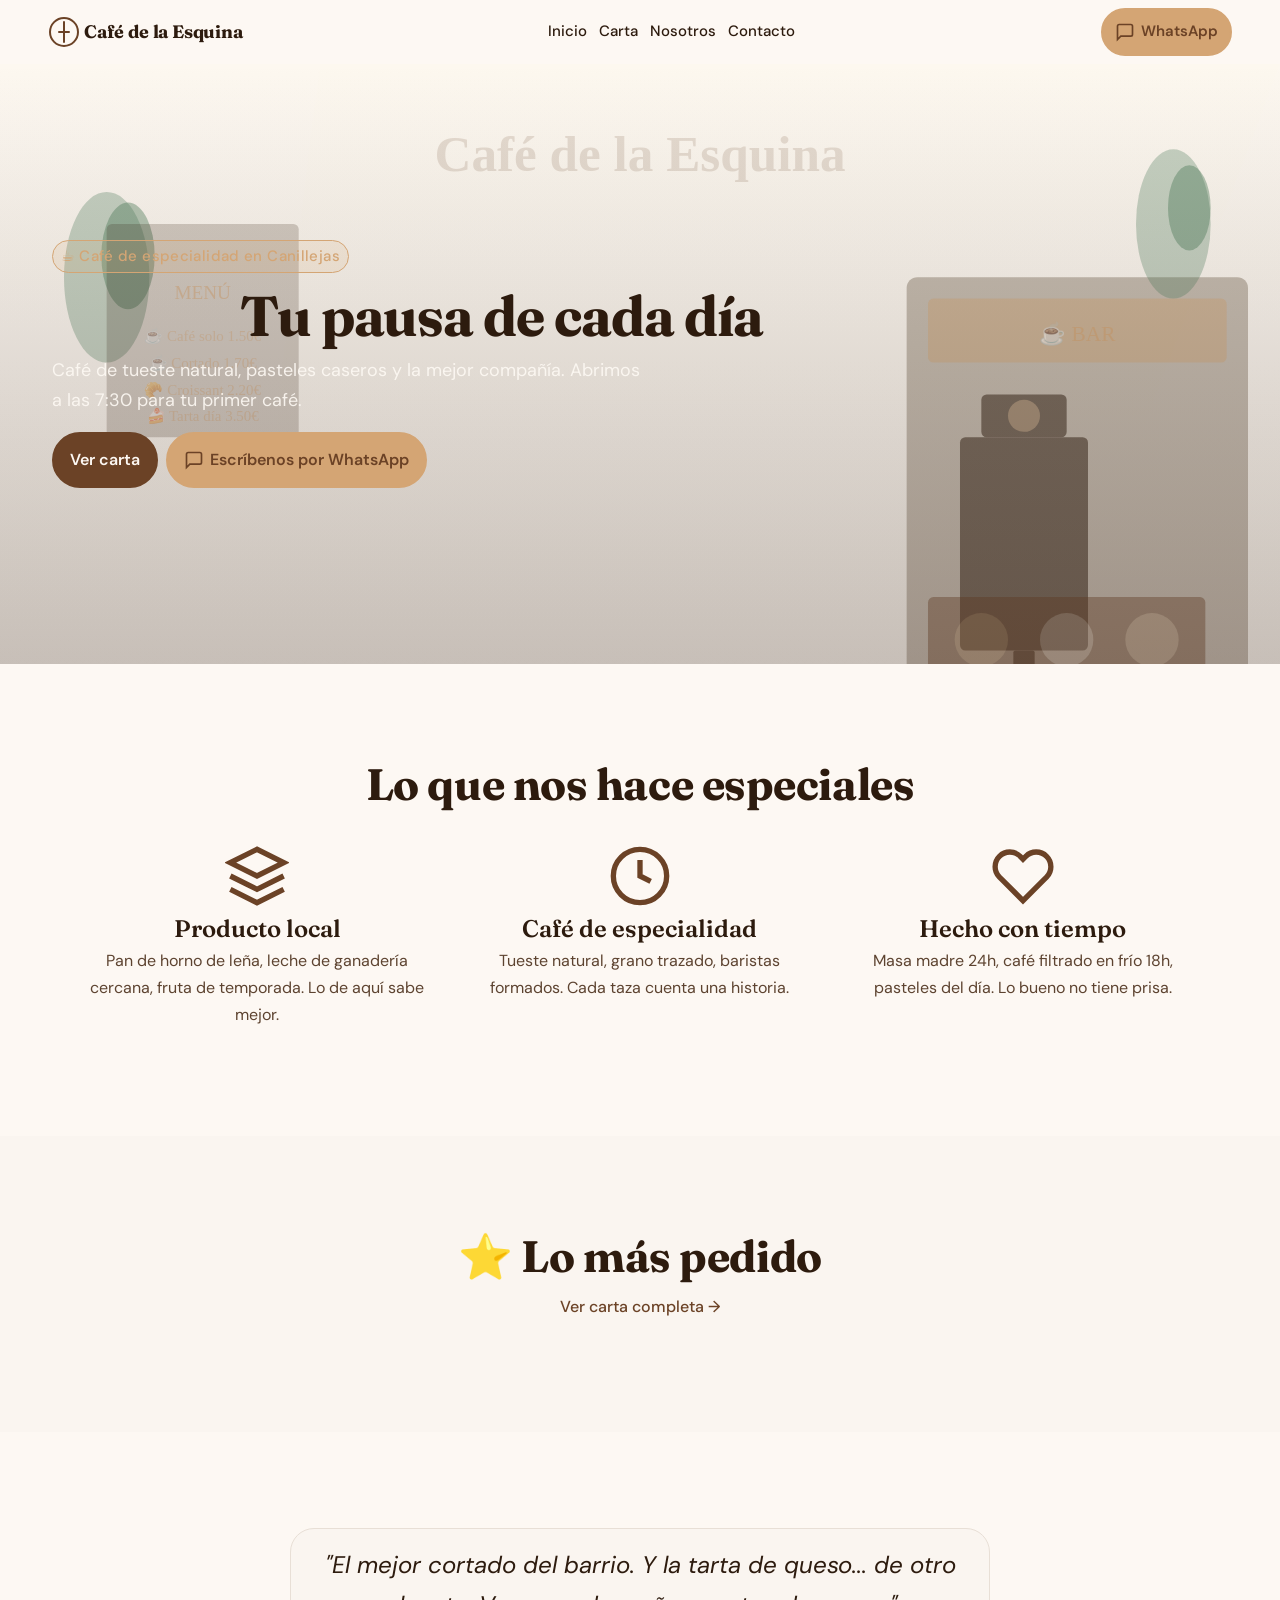
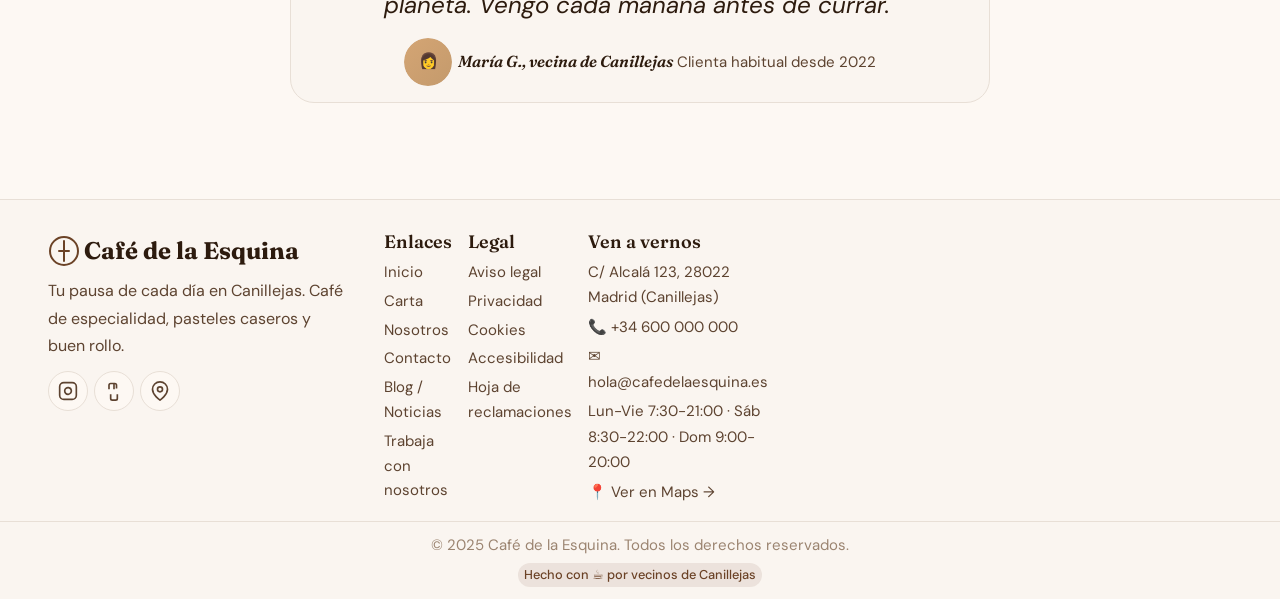
<file: index.html>
<!DOCTYPE html>
<html lang="es">
<head>
  <meta charset="UTF-8">
  <meta name="viewport" content="width=device-width, initial-scale=1.0">
  <meta name="description" content="Café de la Esquina - Tu pausa de cada día en Canillejas. Café de especialidad, pasteles caseros y buen rollo. Abierto 7:30-21:00.">
  <meta name="theme-color" content="#6B4226">
  <title>Café de la Esquina | Tu pausa de cada día en Canillejas</title>

  <!-- Open Graph / Social -->
  <meta property="og:type" content="website">
  <meta property="og:url" content="https://cafe-esquina-demo.netlify.app/">
  <meta property="og:title" content="Café de la Esquina | Tu pausa de cada día">
  <meta property="og:description" content="Café de especialidad, pasteles caseros y la mejor compañía en Canillejas. Abrimos a las 7:30 para tu primer café.">
  <meta property="og:image" content="https://cafe-esquina-demo.netlify.app/assets/images/og-home.svg">
  <meta property="og:site_name" content="Café de la Esquina">
  <meta property="og:locale" content="es_ES">

  <!-- Twitter Card -->
  <meta name="twitter:card" content="summary_large_image">
  <meta name="twitter:title" content="Café de la Esquina | Tu pausa de cada día">
  <meta name="twitter:description" content="Café de especialidad, pasteles caseros y la mejor compañía en Canillejas.">
  <meta name="twitter:image" content="https://cafe-esquina-demo.netlify.app/assets/images/og-home.svg">

  <!-- Schema.org LocalBusiness -->
  <script type="application/ld+json">
  {
    "@context": "https://schema.org",
    "@type": "CafeOrCoffeeShop",
    "name": "Café de la Esquina",
    "description": "Café de especialidad, pasteles caseros y buen rollo en Canillejas, Madrid",
    "url": "https://cafe-esquina-demo.netlify.app/",
    "telephone": "+34-600-000-000",
    "address": {
      "@type": "PostalAddress",
      "streetAddress": "C/ Alcalá 123",
      "addressLocality": "Madrid",
      "addressRegion": "Madrid",
      "postalCode": "28022",
      "addressCountry": "ES"
    },
    "geo": {
      "@type": "GeoCoordinates",
      "latitude": 40.4333,
      "longitude": -3.6167
    },
    "openingHoursSpecification": [
      {"@type": "OpeningHoursSpecification", "dayOfWeek": ["Monday","Tuesday","Wednesday","Thursday"], "opens": "07:30", "closes": "21:00"},
      {"@type": "OpeningHoursSpecification", "dayOfWeek": "Friday", "opens": "07:30", "closes": "22:00"},
      {"@type": "OpeningHoursSpecification", "dayOfWeek": "Saturday", "opens": "08:30", "closes": "22:00"},
      {"@type": "OpeningHoursSpecification", "dayOfWeek": "Sunday", "opens": "09:00", "closes": "20:00"}
    ],
    "menu": "https://cafe-esquina-demo.netlify.app/carta.html",
    "priceRange": "€€",
    "paymentAccepted": "Cash, Credit Card, Mobile Payment",
    "currenciesAccepted": "EUR",
    "image": "https://cafe-esquina-demo.netlify.app/assets/images/hero-interior.svg",
    "sameAs": [
      "https://instagram.com/cafedelaesquina",
      "https://maps.google.com/?cid=123456789"
    ]
  }
  </script>

  <!-- Preload critical fonts -->
  <link rel="preload" as="style" href="https://fonts.googleapis.com/css2?family=Fraunces:opsz,wght@9..144,400;9..144,600;9..144,700;9..144,900&family=DM+Sans:wght@400;500;600;700&family=JetBrains+Mono:wght@400;500&display=swap">
  <link rel="stylesheet" href="https://fonts.googleapis.com/css2?family=Fraunces:opsz,wght@9..144,400;9..144,600;9..144,700;9..144,900&family=DM+Sans:wght@400;500;600;700&family=JetBrains+Mono:wght@400;500&display=swap" media="print" onload="this.media='all'">
  <noscript><link rel="stylesheet" href="https://fonts.googleapis.com/css2?family=Fraunces:opsz,wght@9..144,400;9..144,600;9..144,700;9..144,900&family=DM+Sans:wght@400;500;600;700&family=JetBrains+Mono:wght@400;500&display=swap"></noscript>

  <!-- Main CSS -->
  <link rel="stylesheet" href="assets/css/main.css">
</head>
<body class="page-home">
  <a href="#main" class="skip-link">Saltar al contenido principal</a>

  <!-- Header -->
  <header class="header" role="banner">
    <div class="header__inner container">
      <a href="/" class="header__logo" aria-label="Café de la Esquina - Inicio">
        <svg class="header__logo-icon" viewBox="0 0 32 32" fill="none" aria-hidden="true">
          <circle cx="16" cy="16" r="14" stroke="#6B4226" stroke-width="2"/>
          <path d="M16 6v10M16 16v10M11 16h10" stroke="#6B4226" stroke-width="2" stroke-linecap="round"/>
        </svg>
        <span class="header__logo-text">Café de la Esquina</span>
      </a>

      <nav class="header__nav" role="navigation" aria-label="Navegación principal">
        <ul class="header__nav-list">
          <li><a href="/" class="header__nav-link" aria-current="page">Inicio</a></li>
          <li><a href="/carta.html" class="header__nav-link">Carta</a></li>
          <li><a href="/nosotros.html" class="header__nav-link">Nosotros</a></li>
          <li><a href="/contacto.html" class="header__nav-link">Contacto</a></li>
        </ul>
      </nav>

      <div class="header__actions">
        <a href="https://wa.me/34600000000?text=Hola%21%20Quiero%20hacer%20un%20pedido" class="btn btn--accent header__btn-whatsapp" target="_blank" rel="noopener noreferrer" aria-label="WhatsApp: Pedir o reservar">
          <svg class="btn__icon" width="20" height="20" viewBox="0 0 24 24" fill="none" stroke="currentColor" stroke-width="2" aria-hidden="true"><path d="M21 15a2 2 0 0 1-2 2H7l-4 4V5a2 2 0 0 1 2-2h14a2 2 0 0 1 2 2z"></path></svg>
          <span>WhatsApp</span>
        </a>
        <button class="header__hamburger" aria-expanded="false" aria-controls="drawer" aria-label="Abrir menú">
          <span class="header__hamburger-icon" aria-hidden="true"></span>
        </button>
      </div>
    </div>
  </header>

  <!-- Mobile Drawer -->
  <div class="drawer-backdrop" id="drawer-backdrop" aria-hidden="true"></div>
  <aside class="drawer" id="drawer" role="dialog" aria-modal="true" aria-label="Menú móvil">
    <div class="drawer__header">
      <h2 class="drawer__title">Menú</h2>
      <button class="drawer__close" aria-label="Cerrar menú">
        <svg width="24" height="24" viewBox="0 0 24 24" fill="none" stroke="currentColor" stroke-width="2"><line x1="18" y1="6" x2="6" y2="18"></line><line x1="6" y1="6" x2="18" y2="18"></line></svg>
      </button>
    </div>
    <nav class="drawer__nav" role="navigation" aria-label="Navegación móvil">
      <ul class="drawer__nav-list">
        <li><a href="/" class="drawer__nav-link" aria-current="page">Inicio</a></li>
        <li><a href="/carta.html" class="drawer__nav-link">Carta</a></li>
        <li><a href="/nosotros.html" class="drawer__nav-link">Nosotros</a></li>
        <li><a href="/contacto.html" class="drawer__nav-link">Contacto</a></li>
      </ul>
      <div class="drawer__info">
        <div class="drawer__info-item">
          <svg class="drawer__info-icon" viewBox="0 0 24 24" fill="none" stroke="currentColor" stroke-width="2" aria-hidden="true"><path d="M21 10c0 7-9 13-9 13s-9-6-9-13a9 9 0 0 1 18 0z"></path><circle cx="12" cy="10" r="3"></circle></svg>
          <span>C/ Alcalá 123, 28022 Madrid (Canillejas)</span>
        </div>
        <div class="drawer__info-item">
          <svg class="drawer__info-icon" viewBox="0 0 24 24" fill="none" stroke="currentColor" stroke-width="2" aria-hidden="true"><circle cx="12" cy="12" r="10"></circle><polyline points="12 6 12 12 16 14"></polyline></svg>
          <span>Lun-Vie 7:30-21:00 · Sáb 8:30-22:00 · Dom 9:00-20:00</span>
        </div>
      </div>
      <div class="drawer__actions">
        <a href="https://wa.me/34600000000?text=Hola%21%20Quiero%20hacer%20un%20pedido" class="btn btn--accent btn--full" target="_blank" rel="noopener noreferrer">
          <svg width="20" height="20" viewBox="0 0 24 24" fill="none" stroke="currentColor" stroke-width="2" aria-hidden="true"><path d="M21 15a2 2 0 0 1-2 2H7l-4 4V5a2 2 0 0 1 2-2h14a2 2 0 0 1 2 2z"></path></svg>
          <span>Escribir por WhatsApp</span>
        </a>
        <a href="/carta.html" class="btn btn--outline btn--full">Ver carta completa</a>
      </div>
    </nav>
  </aside>

  <main id="main" role="main">
    <!-- Hero -->
    <section class="hero" aria-labelledby="hero-title">
      <div class="hero__bg">
        <picture>
          <source srcset="assets/images/hero-interior.svg" type="image/webp">
          <img class="hero__image" src="assets/images/hero-interior.svg" alt="Interior acogedor de Café de la Esquina con luz natural, mesas de madera y barra de café" loading="eager" fetchpriority="high" width="1200" height="800">
        </picture>
      </div>
      <div class="hero__overlay" aria-hidden="true"></div>
      <div class="hero__content container">
        <span class="hero__badge">☕ Café de especialidad en Canillejas</span>
        <h1 class="hero__title text-h1" id="hero-title">Tu pausa de cada día</h1>
        <p class="hero__subtitle text-body-lg">Café de tueste natural, pasteles caseros y la mejor compañía. Abrimos a las 7:30 para tu primer café.</p>
        <div class="hero__actions">
          <a href="/carta.html" class="btn btn--primary btn--lg">Ver carta</a>
          <a href="https://wa.me/34600000000?text=Hola%21%20Quiero%20hacer%20un%20pedido" class="btn btn--accent btn--lg" target="_blank" rel="noopener noreferrer">
            <svg class="btn__icon" width="20" height="20" viewBox="0 0 24 24" fill="none" stroke="currentColor" stroke-width="2" aria-hidden="true"><path d="M21 15a2 2 0 0 1-2 2H7l-4 4V5a2 2 0 0 1 2-2h14a2 2 0 0 1 2 2z"></path></svg>
            <span>Escríbenos por WhatsApp</span>
          </a>
        </div>
      </div>
    </section>

    <!-- Features / 3 Pillars -->
    <section class="features section" aria-labelledby="features-title">
      <div class="container">
        <header class="section-header" style="text-align:center;margin-bottom:var(--space-12);">
          <h2 class="text-h2" id="features-title">Lo que nos hace especiales</h2>
        </header>
        <div class="features__grid grid">
          <article class="feature">
            <svg class="feature__icon" viewBox="0 0 24 24" fill="none" stroke="currentColor" stroke-width="2" aria-hidden="true"><path d="M12 2L2 7l10 5 10-5-10-5z"></path><path d="M2 17l10 5 10-5"></path><path d="M2 12l10 5 10-5"></path></svg>
            <h3 class="feature__title">Producto local</h3>
            <p class="feature__description">Pan de horno de leña, leche de ganadería cercana, fruta de temporada. Lo de aquí sabe mejor.</p>
          </article>
          <article class="feature">
            <svg class="feature__icon" viewBox="0 0 24 24" fill="none" stroke="currentColor" stroke-width="2" aria-hidden="true"><circle cx="12" cy="12" r="10"></circle><path d="M12 6v6l4 2"></path></svg>
            <h3 class="feature__title">Café de especialidad</h3>
            <p class="feature__description">Tueste natural, grano trazado, baristas formados. Cada taza cuenta una historia.</p>
          </article>
          <article class="feature">
            <svg class="feature__icon" viewBox="0 0 24 24" fill="none" stroke="currentColor" stroke-width="2" aria-hidden="true"><path d="M20.84 4.61a5.5 5.5 0 0 0-7.78 0L12 5.67l-1.06-1.06a5.5 5.5 0 0 0-7.78 7.78l1.06 1.06L12 21.23l7.78-7.78 1.06-1.06a5.5 5.5 0 0 0 0-7.78z"></path></svg>
            <h3 class="feature__title">Hecho con tiempo</h3>
            <p class="feature__description">Masa madre 24h, café filtrado en frío 18h, pasteles del día. Lo bueno no tiene prisa.</p>
          </article>
        </div>
      </div>
    </section>

    <!-- Highlight Menu -->
    <section class="highlight-menu section" aria-labelledby="highlight-title">
      <div class="container">
        <header class="highlight-menu__header">
          <h2 class="highlight-menu__title text-h2" id="highlight-title">⭐ Lo más pedido</h2>
          <a href="/carta.html" class="highlight-menu__cta">Ver carta completa →</a>
        </header>
        <div class="highlight-menu__list" id="highlight-menu" role="list" aria-label="Platos destacados">
          <!-- Populated by JS -->
        </div>
      </div>
    </section>

    <!-- Location Bar (Mobile) -->
    <div class="location-bar location-bar--mobile" role="contentinfo" aria-label="Información de ubicación y contacto rápido">
      <a href="https://maps.app.goo.gl/XXXX" class="location-bar__item" target="_blank" rel="noopener noreferrer" aria-label="Ver en Google Maps">
        <svg class="location-bar__icon" viewBox="0 0 24 24" fill="none" stroke="currentColor" stroke-width="2" aria-hidden="true"><path d="M21 10c0 7-9 13-9 13s-9-6-9-13a9 9 0 0 1 18 0z"></path><circle cx="12" cy="10" r="3"></circle></svg>
        <span class="location-bar__label">Ubicación</span>
        <span class="location-bar__text">Canillejas</span>
      </a>
      <div class="location-bar__item" id="location-status" aria-live="polite">
        <svg class="location-bar__icon" viewBox="0 0 24 24" fill="none" stroke="currentColor" stroke-width="2" aria-hidden="true"><circle cx="12" cy="12" r="10"></circle><polyline points="12 6 12 12 16 14"></polyline></svg>
        <span class="location-bar__label">Estado</span>
        <span class="location-bar__status location-bar__status--open" id="location-status-text">Abierto ahora</span>
      </div>
      <a href="https://wa.me/34600000000?text=Hola%21%20Quiero%20hacer%20un%20pedido" class="location-bar__item location-bar__item--whatsapp" target="_blank" rel="noopener noreferrer" aria-label="WhatsApp: Pedir o reservar">
        <svg class="location-bar__icon" viewBox="0 0 24 24" fill="none" stroke="currentColor" stroke-width="2" aria-hidden="true"><path d="M21 15a2 2 0 0 1-2 2H7l-4 4V5a2 2 0 0 1 2-2h14a2 2 0 0 1 2 2z"></path></svg>
        <span class="location-bar__label">WhatsApp</span>
      </a>
    </div>

    <!-- Testimonial -->
    <section class="testimonial section" aria-labelledby="testimonial-title">
      <div class="container">
        <blockquote class="testimonial__card">
          <p class="testimonial__quote">"El mejor cortado del barrio. Y la tarta de queso... de otro planeta. Vengo cada mañana antes de currar."</p>
          <footer class="testimonial__author">
            <img class="testimonial__avatar" src="assets/images/avatar-testimonial.svg" alt="" loading="lazy" width="48" height="48">
            <div>
              <cite class="testimonial__name">María G., vecina de Canillejas</cite>
              <span class="testimonial__role">Clienta habitual desde 2022</span>
            </div>
          </footer>
        </blockquote>
      </div>
    </section>
  </main>

  <!-- Footer -->
  <footer class="footer" role="contentinfo">
    <div class="footer__main container">
      <div class="footer__brand">
        <a href="/" class="footer__logo" aria-label="Café de la Esquina - Inicio">
          <svg class="footer__logo-icon" viewBox="0 0 32 32" fill="none" aria-hidden="true"><circle cx="16" cy="16" r="14" stroke="#6B4226" stroke-width="2"/><path d="M16 6v10M16 16v10M11 16h10" stroke="#6B4226" stroke-width="2" stroke-linecap="round"/></svg>
          <span class="footer__logo-text">Café de la Esquina</span>
        </a>
        <p class="footer__tagline">Tu pausa de cada día en Canillejas. Café de especialidad, pasteles caseros y buen rollo.</p>
        <div class="footer__social" role="list" aria-label="Redes sociales">
          <a href="https://instagram.com/cafedelaesquina" class="footer__social-link" target="_blank" rel="noopener noreferrer" aria-label="Instagram">
            <svg class="footer__social-icon" viewBox="0 0 24 24" fill="none" stroke="currentColor" stroke-width="2" aria-hidden="true"><rect x="2" y="2" width="20" height="20" rx="5" ry="5"></rect><path d="M16 11.37A4 4 0 1 1 12.63 8 4 4 0 0 1 16 11.37z"></path><line x1="17.5" y1="6.5" x2="17.51" y2="6.5"></line></svg>
          </a>
          <a href="https://tiktok.com/@cafedelaesquina" class="footer__social-link" target="_blank" rel="noopener noreferrer" aria-label="TikTok">
            <svg class="footer__social-icon" viewBox="0 0 24 24" fill="none" stroke="currentColor" stroke-width="2" aria-hidden="true"><path d="M15 8.85V5a2 2 0 0 0-2-2H8a2 2 0 0 0-2 2v4.85M12 4v6M8 16v5a2 2 0 0 0 2 2h4a2 2 0 0 0 2-2v-5"></path></svg>
          </a>
          <a href="https://maps.app.goo.gl/XXXX" class="footer__social-link" target="_blank" rel="noopener noreferrer" aria-label="Google Maps">
            <svg class="footer__social-icon" viewBox="0 0 24 24" fill="none" stroke="currentColor" stroke-width="2" aria-hidden="true"><path d="M21 10c0 7-9 13-9 13s-9-6-9-13a9 9 0 0 1 18 0z"></path><circle cx="12" cy="10" r="3"></circle></svg>
          </a>
        </div>
      </div>

      <div class="footer__columns">
        <nav class="footer__column" aria-label="Enlaces principales">
          <h3 class="footer__column-title">Enlaces</h3>
          <ul class="footer__links">
            <li><a href="/" class="footer__link">Inicio</a></li>
            <li><a href="/carta.html" class="footer__link">Carta</a></li>
            <li><a href="/nosotros.html" class="footer__link">Nosotros</a></li>
            <li><a href="/contacto.html" class="footer__link">Contacto</a></li>
            <li><a href="/blog.html" class="footer__link">Blog / Noticias</a></li>
            <li><a href="/trabaja.html" class="footer__link">Trabaja con nosotros</a></li>
          </ul>
        </nav>

        <nav class="footer__column" aria-label="Información legal">
          <h3 class="footer__column-title">Legal</h3>
          <ul class="footer__links">
            <li><a href="/aviso-legal.html" class="footer__link">Aviso legal</a></li>
            <li><a href="/privacidad.html" class="footer__link">Privacidad</a></li>
            <li><a href="/cookies.html" class="footer__link">Cookies</a></li>
            <li><a href="/accesibilidad.html" class="footer__link">Accesibilidad</a></li>
            <li><a href="/hoja-reclamaciones.html" class="footer__link">Hoja de reclamaciones</a></li>
          </ul>
        </nav>

        <div class="footer__column">
          <h3 class="footer__column-title">Ven a vernos</h3>
          <address class="footer__info" style="font-style: normal;">
            <p>C/ Alcalá 123, 28022 Madrid (Canillejas)</p>
            <p><a href="tel:+34600000000" class="footer__info-link">📞 +34 600 000 000</a></p>
            <p><a href="mailto:hola@cafedelaesquina.es" class="footer__info-link">✉️ hola@cafedelaesquina.es</a></p>
            <p>Lun-Vie 7:30-21:00 · Sáb 8:30-22:00 · Dom 9:00-20:00</p>
            <a href="https://maps.app.goo.gl/XXXX" class="footer__info-link" target="_blank" rel="noopener noreferrer">📍 Ver en Maps →</a>
          </address>
        </div>
      </div>
    </div>

    <div class="footer__bottom">
      <p class="footer__copyright">&copy; 2025 Café de la Esquina. Todos los derechos reservados.</p>
      <p class="footer__badge">Hecho con ☕ por vecinos de Canillejas</p>
    </div>
  </footer>

  <!-- Cart (shared) -->
  <aside class="cart" id="cart" role="dialog" aria-modal="true" aria-label="Tu pedido" hidden>
    <div class="cart__header">
      <h2 class="cart__title">Tu pedido</h2>
      <button class="cart__close" aria-label="Cerrar carrito"><svg width="24" height="24" viewBox="0 0 24 24" fill="none" stroke="currentColor" stroke-width="2"><line x1="18" y1="6" x2="6" y2="18"></line><line x1="6" y1="6" x2="18" y2="18"></line></svg></button>
    </div>
    <div class="cart__empty hidden">Tu carrito está vacío... pero la barra te espera ☕</div>
    <div class="cart__items" role="list" aria-label="Items del pedido"></div>
    <div class="cart__summary hidden">
      <div class="cart__total"><span class="cart__total-label">Total</span><span class="cart__total-amount text-price">0,00&nbsp;€</span></div>
      <div class="cart__actions">
        <button class="btn btn--accent btn--full btn--lg" id="cart-whatsapp">Pedir por WhatsApp</button>
        <button class="btn btn--ghost btn--full" id="cart-clear">Vaciar carrito</button>
      </div>
    </div>
  </aside>

  <!-- Scripts -->
  <script type="module" src="assets/js/main.js"></script>
</body>
</html>
</file>
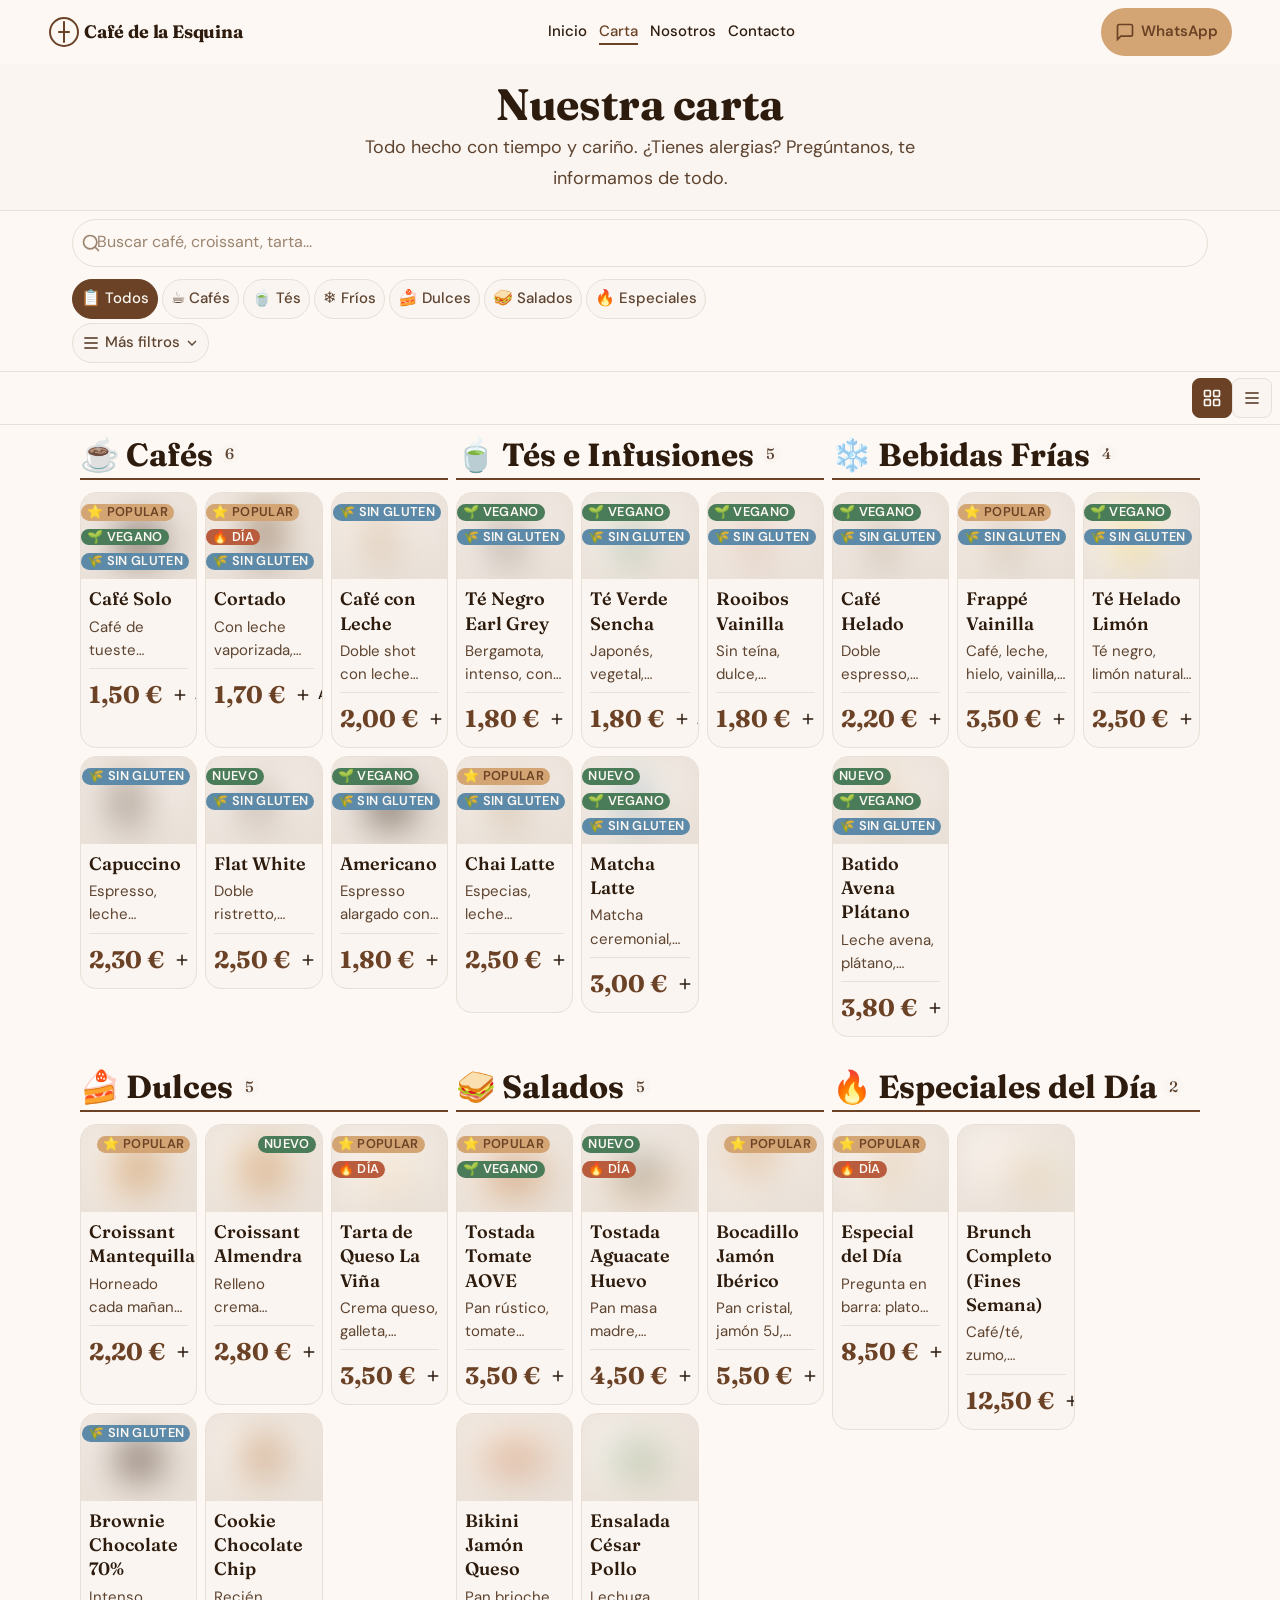
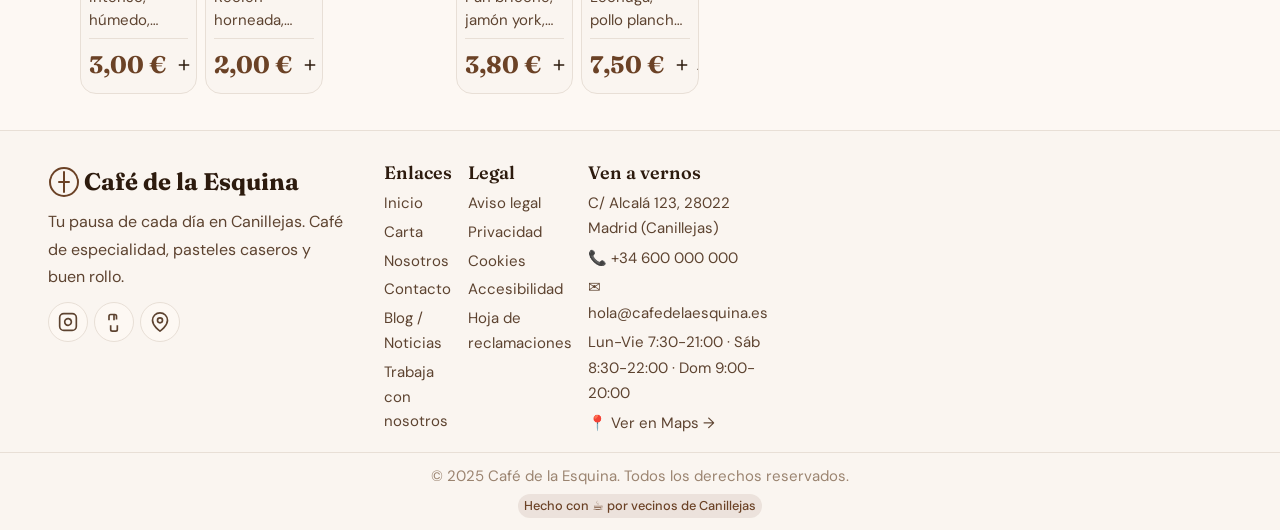
<file: carta.html>
<!DOCTYPE html>
<html lang="es">
<head>
  <meta charset="UTF-8">
  <meta name="viewport" content="width=device-width, initial-scale=1.0">
  <meta name="description" content="Carta completa de Café de la Esquina. Cafés de especialidad, tés, bebidas frías, dulces caseros y salados. Filtra por categoría, alérgenos o dieta. Pide por WhatsApp.">
  <meta name="theme-color" content="#6B4226">
  <title>Carta | Café de la Esquina</title>

  <!-- Open Graph -->
  <meta property="og:type" content="website">
  <meta property="og:url" content="https://cafe-esquina-demo.netlify.app/carta.html">
  <meta property="og:title" content="Carta completa | Café de la Esquina">
  <meta property="og:description" content="Cafés de especialidad, tés, bebidas frías, dulces caseros y salados. Filtra por categoría y pide por WhatsApp.">
  <meta property="og:image" content="https://cafe-esquina-demo.netlify.app/assets/images/og-carta.svg">

  <!-- Twitter Card -->
  <meta name="twitter:card" content="summary_large_image">
  <meta name="twitter:title" content="Carta completa | Café de la Esquina">
  <meta name="twitter:description" content="Cafés de especialidad, tés, bebidas frías, dulces caseros y salados.">

  <!-- Schema.org Menu -->
  <script type="application/ld+json">
  {
    "@context": "https://schema.org",
    "@type": "Menu",
    "name": "Carta Café de la Esquina",
    "description": "Cafés de especialidad, tés, bebidas frías, dulces caseros y salados",
    "hasMenuSection": [
      {"@type": "MenuSection", "name": "Cafés", "description": "Cafés de especialidad tueste natural"},
      {"@type": "MenuSection", "name": "Tés e Infusiones", "description": "Tés premium e infusiones sin teína"},
      {"@type": "MenuSection", "name": "Bebidas Frías", "description": "Café helado, frappés, tés fríos, batidos"},
      {"@type": "MenuSection", "name": "Dulces", "description": "Pasteles caseros, croissants, cookies"},
      {"@type": "MenuSection", "name": "Salados", "description": "Tostadas, bocadillos, ensaladas"},
      {"@type": "MenuSection", "name": "Especiales del Día", "description": "Plato casero cambiante y brunch fines de semana"}
    ]
  }
  </script>

  <!-- Fonts -->
  <link rel="preload" as="style" href="https://fonts.googleapis.com/css2?family=Fraunces:opsz,wght@9..144,400;9..144,600;9..144,700;9..144,900&family=DM+Sans:wght@400;500;600;700&family=JetBrains+Mono:wght@400;500&display=swap">
  <link rel="stylesheet" href="https://fonts.googleapis.com/css2?family=Fraunces:opsz,wght@9..144,400;9..144,600;9..144,700;9..144,900&family=DM+Sans:wght@400;500;600;700&family=JetBrains+Mono:wght@400;500&display=swap" media="print" onload="this.media='all'">
  <noscript><link rel="stylesheet" href="https://fonts.googleapis.com/css2?family=Fraunces:opsz,wght@9..144,400;9..144,600;9..144,700;9..144,900&family=DM+Sans:wght@400;500;600;700&family=JetBrains+Mono:wght@400;500&display=swap"></noscript>

  <!-- CSS -->
  <link rel="stylesheet" href="assets/css/main.css">
</head>
<body class="page-carta">
  <a href="#main" class="skip-link">Saltar al contenido principal</a>

  <!-- Header -->
  <header class="header" role="banner">
    <div class="header__inner container">
      <a href="/" class="header__logo" aria-label="Café de la Esquina - Inicio">
        <svg class="header__logo-icon" viewBox="0 0 32 32" fill="none" aria-hidden="true">
          <circle cx="16" cy="16" r="14" stroke="#6B4226" stroke-width="2"/>
          <path d="M16 6v10M16 16v10M11 16h10" stroke="#6B4226" stroke-width="2" stroke-linecap="round"/>
        </svg>
        <span class="header__logo-text">Café de la Esquina</span>
      </a>

      <nav class="header__nav" role="navigation" aria-label="Navegación principal">
        <ul class="header__nav-list">
          <li><a href="/" class="header__nav-link">Inicio</a></li>
          <li><a href="/carta.html" class="header__nav-link" aria-current="page">Carta</a></li>
          <li><a href="/nosotros.html" class="header__nav-link">Nosotros</a></li>
          <li><a href="/contacto.html" class="header__nav-link">Contacto</a></li>
        </ul>
      </nav>

      <div class="header__actions">
        <a href="https://wa.me/34600000000?text=Hola%21%20Quiero%20hacer%20un%20pedido" class="btn btn--accent header__btn-whatsapp" target="_blank" rel="noopener noreferrer" aria-label="WhatsApp: Pedir o reservar">
          <svg class="btn__icon" width="20" height="20" viewBox="0 0 24 24" fill="none" stroke="currentColor" stroke-width="2" aria-hidden="true"><path d="M21 15a2 2 0 0 1-2 2H7l-4 4V5a2 2 0 0 1 2-2h14a2 2 0 0 1 2 2z"></path></svg>
          <span>WhatsApp</span>
        </a>
        <button class="header__hamburger" aria-expanded="false" aria-controls="drawer" aria-label="Abrir menú">
          <span class="header__hamburger-icon" aria-hidden="true"></span>
        </button>
      </div>
    </div>
  </header>

  <!-- Mobile Drawer -->
  <div class="drawer-backdrop" id="drawer-backdrop" aria-hidden="true"></div>
  <aside class="drawer" id="drawer" role="dialog" aria-modal="true" aria-label="Menú móvil">
    <div class="drawer__header">
      <h2 class="drawer__title">Menú</h2>
      <button class="drawer__close" aria-label="Cerrar menú"><svg width="24" height="24" viewBox="0 0 24 24" fill="none" stroke="currentColor" stroke-width="2"><line x1="18" y1="6" x2="6" y2="18"></line><line x1="6" y1="6" x2="18" y2="18"></line></svg></button>
    </div>
    <nav class="drawer__nav" role="navigation" aria-label="Navegación móvil">
      <ul class="drawer__nav-list">
        <li><a href="/" class="drawer__nav-link">Inicio</a></li>
        <li><a href="/carta.html" class="drawer__nav-link" aria-current="page">Carta</a></li>
        <li><a href="/nosotros.html" class="drawer__nav-link">Nosotros</a></li>
        <li><a href="/contacto.html" class="drawer__nav-link">Contacto</a></li>
      </ul>
      <div class="drawer__info">
        <div class="drawer__info-item"><svg class="drawer__info-icon" viewBox="0 0 24 24" fill="none" stroke="currentColor" stroke-width="2" aria-hidden="true"><path d="M21 10c0 7-9 13-9 13s-9-6-9-13a9 9 0 0 1 18 0z"></path><circle cx="12" cy="10" r="3"></circle></svg><span>C/ Alcalá 123, 28022 Madrid (Canillejas)</span></div>
        <div class="drawer__info-item"><svg class="drawer__info-icon" viewBox="0 0 24 24" fill="none" stroke="currentColor" stroke-width="2" aria-hidden="true"><circle cx="12" cy="12" r="10"></circle><polyline points="12 6 12 12 16 14"></polyline></svg><span>Lun-Vie 7:30-21:00 · Sáb 8:30-22:00 · Dom 9:00-20:00</span></div>
      </div>
      <div class="drawer__actions">
        <a href="https://wa.me/34600000000?text=Hola%21%20Quiero%20hacer%20un%20pedido" class="btn btn--accent btn--full" target="_blank" rel="noopener noreferrer"><svg width="20" height="20" viewBox="0 0 24 24" fill="none" stroke="currentColor" stroke-width="2" aria-hidden="true"><path d="M21 15a2 2 0 0 1-2 2H7l-4 4V5a2 2 0 0 1 2-2h14a2 2 0 0 1 2 2z"></path></svg><span>Escribir por WhatsApp</span></a>
        <a href="/carta.html" class="btn btn--outline btn--full">Ver carta completa</a>
      </div>
    </nav>
  </aside>

  <main id="main" role="main">
    <!-- Page Header -->
    <header class="menu-header">
      <div class="container">
        <h1 class="menu-header__title text-h2">Nuestra carta</h1>
        <p class="menu-header__subtitle text-body-lg">Todo hecho con tiempo y cariño. ¿Tienes alergias? Pregúntanos, te informamos de todo.</p>
      </div>
    </header>

    <!-- Filters -->
    <div class="menu-filters" role="search" aria-label="Filtros de la carta">
      <div class="container">
        <div class="menu-filters__search">
          <label for="menu-search" class="visually-hidden">Buscar en la carta</label>
          <input type="search" id="menu-search" class="menu-filters__input form-input" placeholder="Buscar café, croissant, tarta..." aria-describedby="search-hint">
          <span id="search-hint" class="visually-hidden">Escribe para filtrar por nombre o descripción</span>
        </div>

        <div class="menu-filters__categories" role="tablist" aria-label="Categorías">
          <button class="menu-filters__category menu-filters__category--active" role="tab" aria-selected="true" data-category="all" aria-controls="menu-panel">
            <span class="menu-filters__category-icon" aria-hidden="true">📋</span> Todos
          </button>
          <button class="menu-filters__category" role="tab" aria-selected="false" data-category="cafes" aria-controls="menu-panel">
            <span class="menu-filters__category-icon" aria-hidden="true">☕</span> Cafés
          </button>
          <button class="menu-filters__category" role="tab" aria-selected="false" data-category="tes" aria-controls="menu-panel">
            <span class="menu-filters__category-icon" aria-hidden="true">🍵</span> Tés
          </button>
          <button class="menu-filters__category" role="tab" aria-selected="false" data-category="frios" aria-controls="menu-panel">
            <span class="menu-filters__category-icon" aria-hidden="true">❄️</span> Fríos
          </button>
          <button class="menu-filters__category" role="tab" aria-selected="false" data-category="dulces" aria-controls="menu-panel">
            <span class="menu-filters__category-icon" aria-hidden="true">🍰</span> Dulces
          </button>
          <button class="menu-filters__category" role="tab" aria-selected="false" data-category="salados" aria-controls="menu-panel">
            <span class="menu-filters__category-icon" aria-hidden="true">🥪</span> Salados
          </button>
          <button class="menu-filters__category" role="tab" aria-selected="false" data-category="especiales" aria-controls="menu-panel">
            <span class="menu-filters__category-icon" aria-hidden="true">🔥</span> Especiales
          </button>
        </div>

        <!-- Advanced Filters Toggle -->
        <button class="menu-filters__more" aria-expanded="false" aria-controls="advanced-filters" id="filters-toggle">
          <svg width="20" height="20" viewBox="0 0 24 24" fill="none" stroke="currentColor" stroke-width="2" aria-hidden="true"><line x1="4" y1="12" x2="20" y2="12"></line><line x1="4" y1="6" x2="20" y2="6"></line><line x1="4" y1="18" x2="20" y2="18"></line></svg>
          <span>Más filtros</span>
          <svg class="menu-filters__more-icon" width="16" height="16" viewBox="0 0 24 24" fill="none" stroke="currentColor" stroke-width="2" aria-hidden="true"><polyline points="6 9 12 15 18 9"></polyline></svg>
        </button>

        <!-- Advanced Filters Panel -->
        <div class="menu-filters__advanced" id="advanced-filters" role="region" aria-label="Filtros avanzados" hidden>
          <div class="menu-filters__advanced-group">
            <span class="menu-filters__advanced-label">Alérgenos</span>
            <div class="menu-filters__chips" role="group" aria-label="Filtrar por alérgenos">
              <button class="menu-filters__chip" data-filter="allergen" data-value="gluten" role="checkbox" aria-checked="false">🌾 Gluten</button>
              <button class="menu-filters__chip" data-filter="allergen" data-value="lactosa" role="checkbox" aria-checked="false">🥛 Lácteos</button>
              <button class="menu-filters__chip" data-filter="allergen" data-value="frutos-secos" role="checkbox" aria-checked="false">🥜 Frutos secos</button>
              <button class="menu-filters__chip" data-filter="allergen" data-value="huevo" role="checkbox" aria-checked="false">🥚 Huevo</button>
              <button class="menu-filters__chip" data-filter="allergen" data-value="soja" role="checkbox" aria-checked="false">🫘 Soja</button>
              <button class="menu-filters__chip" data-filter="allergen" data-value="sin-alergenos" role="checkbox" aria-checked="false">✅ Sin alérgenos</button>
            </div>
          </div>
          <div class="menu-filters__advanced-group">
            <span class="menu-filters__advanced-label">Dietas</span>
            <div class="menu-filters__chips" role="group" aria-label="Filtrar por dieta">
              <button class="menu-filters__chip" data-filter="dietary" data-value="vegan" role="checkbox" aria-checked="false">🌱 Vegano</button>
              <button class="menu-filters__chip" data-filter="dietary" data-value="vegetarian" role="checkbox" aria-checked="false">🥗 Vegetariano</button>
              <button class="menu-filters__chip" data-filter="dietary" data-value="sin-azucar" role="checkbox" aria-checked="false">🚫 Sin azúcar</button>
              <button class="menu-filters__chip" data-filter="dietary" data-value="gluten-free" role="checkbox" aria-checked="false">🌾 Sin gluten</button>
            </div>
          </div>
          <div class="menu-filters__advanced-group">
            <label class="form-checkbox">
              <input type="checkbox" id="filter-favorites" class="form-input" role="checkbox">
              <span class="form-checkbox__check"></span>
              <span>Solo mis favoritos ❤️</span>
            </label>
          </div>
        </div>
      </div>
    </div>

    <!-- View Toggle (Desktop) -->
    <div class="menu-view-toggle" role="group" aria-label="Cambiar vista" hidden>
      <button class="menu-view-toggle__btn menu-view-toggle__btn--active" data-view="grid" aria-pressed="true" aria-label="Vista cuadrícula">
        <svg class="menu-view-toggle__icon" viewBox="0 0 24 24" fill="none" stroke="currentColor" stroke-width="2" aria-hidden="true"><rect x="3" y="3" width="7" height="7" rx="1"></rect><rect x="14" y="3" width="7" height="7" rx="1"></rect><rect x="3" y="14" width="7" height="7" rx="1"></rect><rect x="14" y="14" width="7" height="7" rx="1"></rect></svg>
      </button>
      <button class="menu-view-toggle__btn" data-view="list" aria-pressed="false" aria-label="Vista lista">
        <svg class="menu-view-toggle__icon" viewBox="0 0 24 24" fill="none" stroke="currentColor" stroke-width="2" aria-hidden="true"><line x1="4" y1="6" x2="20" y2="6"></line><line x1="4" y1="12" x2="20" y2="12"></line><line x1="4" y1="18" x2="20" y2="18"></line></svg>
      </button>
    </div>

    <!-- Menu Content -->
    <section class="menu-content" id="menu-panel" aria-label="Platos de la carta">
      <div class="container">
        <div class="menu-grid" id="menu-grid" role="list">
          <!-- Populated by JS -->
        </div>
      </div>
    </section>
  </main>

  <!-- Location Bar (Mobile) -->
  <div class="location-bar location-bar--mobile" role="contentinfo" aria-label="Información de ubicación y contacto rápido">
    <a href="https://maps.app.goo.gl/XXXX" class="location-bar__item" target="_blank" rel="noopener noreferrer" aria-label="Ver en Google Maps">
      <svg class="location-bar__icon" viewBox="0 0 24 24" fill="none" stroke="currentColor" stroke-width="2" aria-hidden="true"><path d="M21 10c0 7-9 13-9 13s-9-6-9-13a9 9 0 0 1 18 0z"></path><circle cx="12" cy="10" r="3"></circle></svg>
      <span class="location-bar__label">Ubicación</span>
      <span class="location-bar__text">Canillejas</span>
    </a>
    <div class="location-bar__item" id="location-status" aria-live="polite">
      <svg class="location-bar__icon" viewBox="0 0 24 24" fill="none" stroke="currentColor" stroke-width="2" aria-hidden="true"><circle cx="12" cy="12" r="10"></circle><polyline points="12 6 12 12 16 14"></polyline></svg>
      <span class="location-bar__label">Estado</span>
      <span class="location-bar__status location-bar__status--open" id="location-status-text">Abierto ahora</span>
    </div>
    <a href="https://wa.me/34600000000?text=Hola%21%20Quiero%20hacer%20un%20pedido" class="location-bar__item location-bar__item--whatsapp" target="_blank" rel="noopener noreferrer" aria-label="WhatsApp: Pedir o reservar">
      <svg class="location-bar__icon" viewBox="0 0 24 24" fill="none" stroke="currentColor" stroke-width="2" aria-hidden="true"><path d="M21 15a2 2 0 0 1-2 2H7l-4 4V5a2 2 0 0 1 2-2h14a2 2 0 0 1 2 2z"></path></svg>
      <span class="location-bar__label">WhatsApp</span>
    </a>
  </div>

  <!-- Cart -->
  <aside class="cart" id="cart" role="dialog" aria-modal="true" aria-label="Tu pedido" hidden>
    <div class="cart__header">
      <h2 class="cart__title">Tu pedido</h2>
      <button class="cart__close" aria-label="Cerrar carrito"><svg width="24" height="24" viewBox="0 0 24 24" fill="none" stroke="currentColor" stroke-width="2"><line x1="18" y1="6" x2="6" y2="18"></line><line x1="6" y1="6" x2="18" y2="18"></line></svg></button>
    </div>
    <div class="cart__empty">Tu carrito está vacío... pero la barra te espera ☕</div>
    <div class="cart__items" role="list" aria-label="Items del pedido"></div>
    <div class="cart__summary hidden">
      <div class="cart__total"><span class="cart__total-label">Total</span><span class="cart__total-amount text-price">0,00&nbsp;€</span></div>
      <div class="cart__actions">
        <button class="btn btn--accent btn--full btn--lg" id="cart-whatsapp">Pedir por WhatsApp</button>
        <button class="btn btn--ghost btn--full" id="cart-clear">Vaciar carrito</button>
      </div>
    </div>
  </aside>

  <!-- Footer -->
  <footer class="footer" role="contentinfo">
    <div class="footer__main container">
      <div class="footer__brand">
        <a href="/" class="footer__logo" aria-label="Café de la Esquina - Inicio">
          <svg class="footer__logo-icon" viewBox="0 0 32 32" fill="none" aria-hidden="true"><circle cx="16" cy="16" r="14" stroke="#6B4226" stroke-width="2"/><path d="M16 6v10M16 16v10M11 16h10" stroke="#6B4226" stroke-width="2" stroke-linecap="round"/></svg>
          <span class="footer__logo-text">Café de la Esquina</span>
        </a>
        <p class="footer__tagline">Tu pausa de cada día en Canillejas. Café de especialidad, pasteles caseros y buen rollo.</p>
        <div class="footer__social" role="list" aria-label="Redes sociales">
          <a href="https://instagram.com/cafedelaesquina" class="footer__social-link" target="_blank" rel="noopener noreferrer" aria-label="Instagram"><svg class="footer__social-icon" viewBox="0 0 24 24" fill="none" stroke="currentColor" stroke-width="2" aria-hidden="true"><rect x="2" y="2" width="20" height="20" rx="5" ry="5"></rect><path d="M16 11.37A4 4 0 1 1 12.63 8 4 4 0 0 1 16 11.37z"></path><line x1="17.5" y1="6.5" x2="17.51" y2="6.5"></line></svg></a>
          <a href="https://tiktok.com/@cafedelaesquina" class="footer__social-link" target="_blank" rel="noopener noreferrer" aria-label="TikTok"><svg class="footer__social-icon" viewBox="0 0 24 24" fill="none" stroke="currentColor" stroke-width="2" aria-hidden="true"><path d="M15 8.85V5a2 2 0 0 0-2-2H8a2 2 0 0 0-2 2v4.85M12 4v6M8 16v5a2 2 0 0 0 2 2h4a2 2 0 0 0 2-2v-5"></path></svg></a>
          <a href="https://maps.app.goo.gl/XXXX" class="footer__social-link" target="_blank" rel="noopener noreferrer" aria-label="Google Maps"><svg class="footer__social-icon" viewBox="0 0 24 24" fill="none" stroke="currentColor" stroke-width="2" aria-hidden="true"><path d="M21 10c0 7-9 13-9 13s-9-6-9-13a9 9 0 0 1 18 0z"></path><circle cx="12" cy="10" r="3"></circle></svg></a>
        </div>
      </div>

      <div class="footer__columns">
        <nav class="footer__column" aria-label="Enlaces principales">
          <h3 class="footer__column-title">Enlaces</h3>
          <ul class="footer__links">
            <li><a href="/" class="footer__link">Inicio</a></li>
            <li><a href="/carta.html" class="footer__link">Carta</a></li>
            <li><a href="/nosotros.html" class="footer__link">Nosotros</a></li>
            <li><a href="/contacto.html" class="footer__link">Contacto</a></li>
            <li><a href="/blog.html" class="footer__link">Blog / Noticias</a></li>
            <li><a href="/trabaja.html" class="footer__link">Trabaja con nosotros</a></li>
          </ul>
        </nav>

        <nav class="footer__column" aria-label="Información legal">
          <h3 class="footer__column-title">Legal</h3>
          <ul class="footer__links">
            <li><a href="/aviso-legal.html" class="footer__link">Aviso legal</a></li>
            <li><a href="/privacidad.html" class="footer__link">Privacidad</a></li>
            <li><a href="/cookies.html" class="footer__link">Cookies</a></li>
            <li><a href="/accesibilidad.html" class="footer__link">Accesibilidad</a></li>
            <li><a href="/hoja-reclamaciones.html" class="footer__link">Hoja de reclamaciones</a></li>
          </ul>
        </nav>

        <div class="footer__column">
          <h3 class="footer__column-title">Ven a vernos</h3>
          <address class="footer__info" style="font-style: normal;">
            <p>C/ Alcalá 123, 28022 Madrid (Canillejas)</p>
            <p><a href="tel:+34600000000" class="footer__info-link">📞 +34 600 000 000</a></p>
            <p><a href="mailto:hola@cafedelaesquina.es" class="footer__info-link">✉️ hola@cafedelaesquina.es</a></p>
            <p>Lun-Vie 7:30-21:00 · Sáb 8:30-22:00 · Dom 9:00-20:00</p>
            <a href="https://maps.app.goo.gl/XXXX" class="footer__info-link" target="_blank" rel="noopener noreferrer">📍 Ver en Maps →</a>
          </address>
        </div>
      </div>
    </div>

    <div class="footer__bottom">
      <p class="footer__copyright">&copy; 2025 Café de la Esquina. Todos los derechos reservados.</p>
      <p class="footer__badge">Hecho con ☕ por vecinos de Canillejas</p>
    </div>
  </footer>

  <!-- Scripts -->
  <script type="module" src="assets/js/main.js"></script>
</body>
</html>
</file>
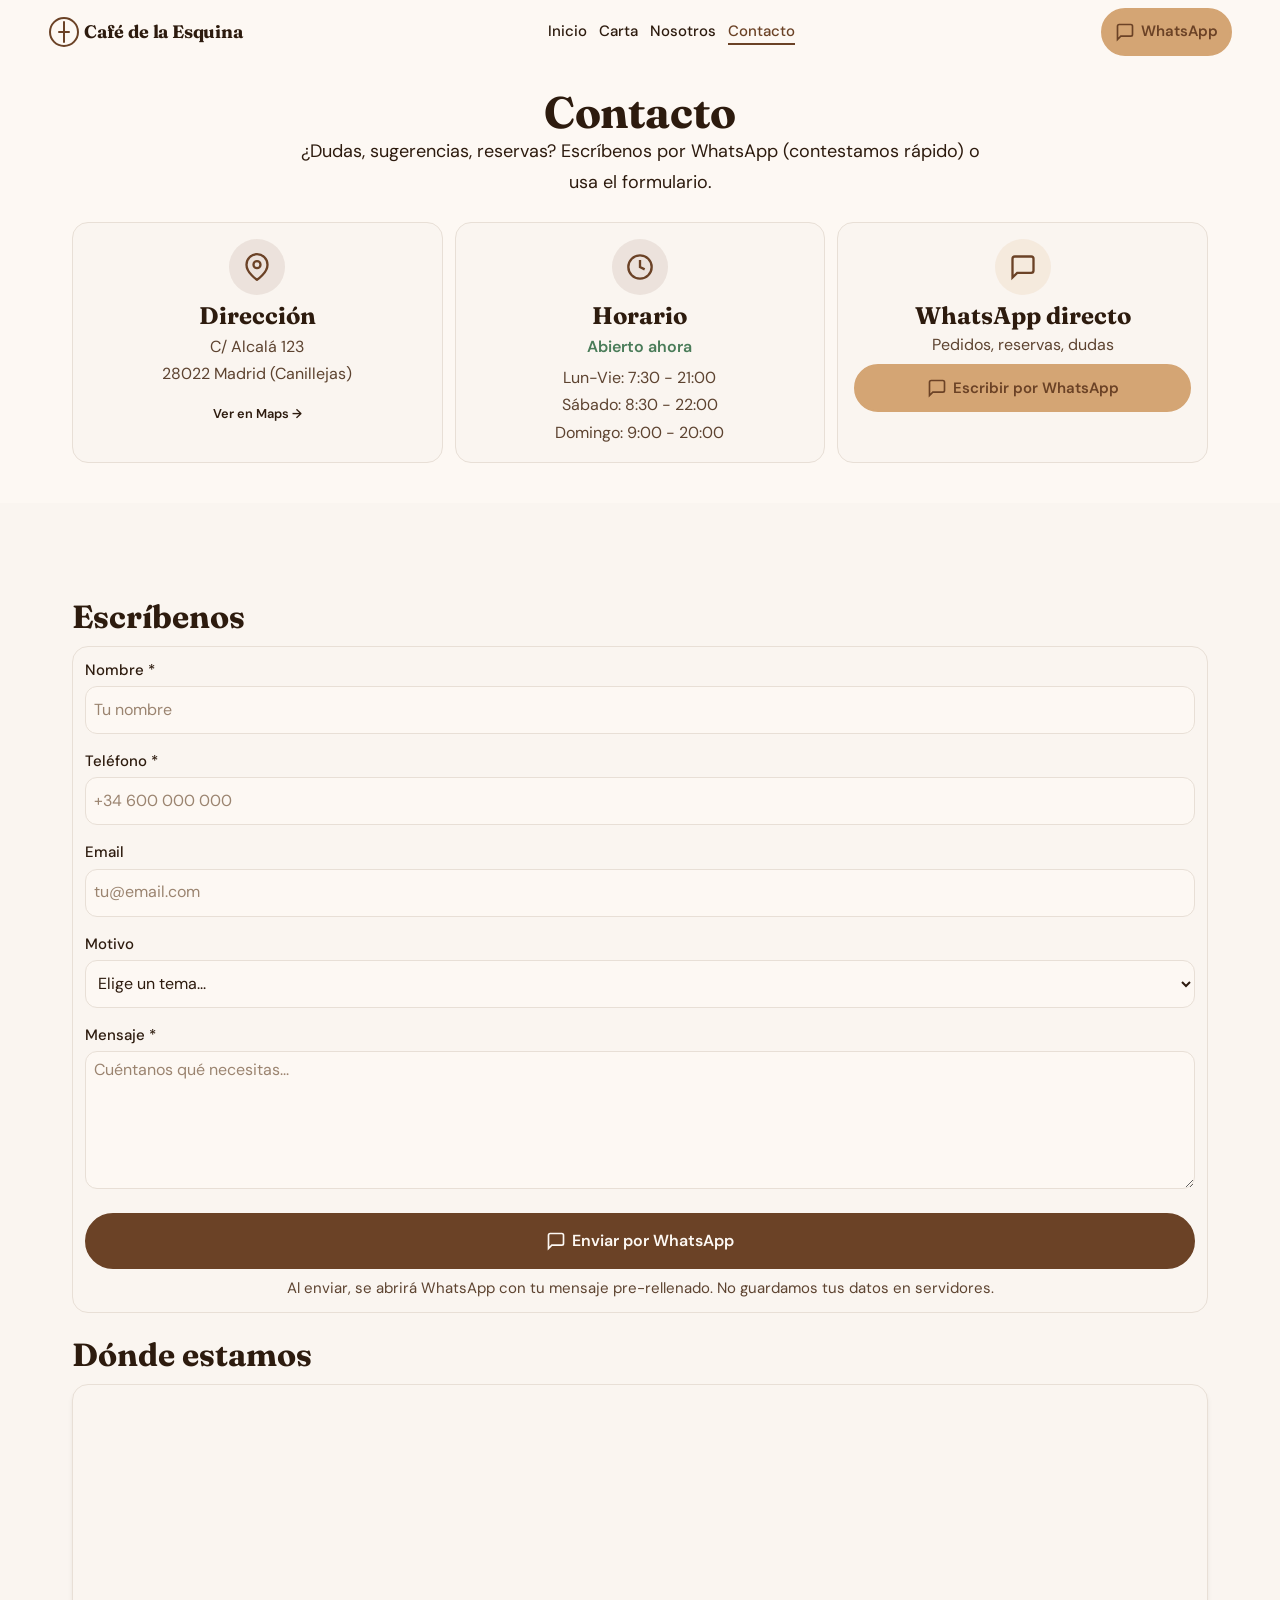
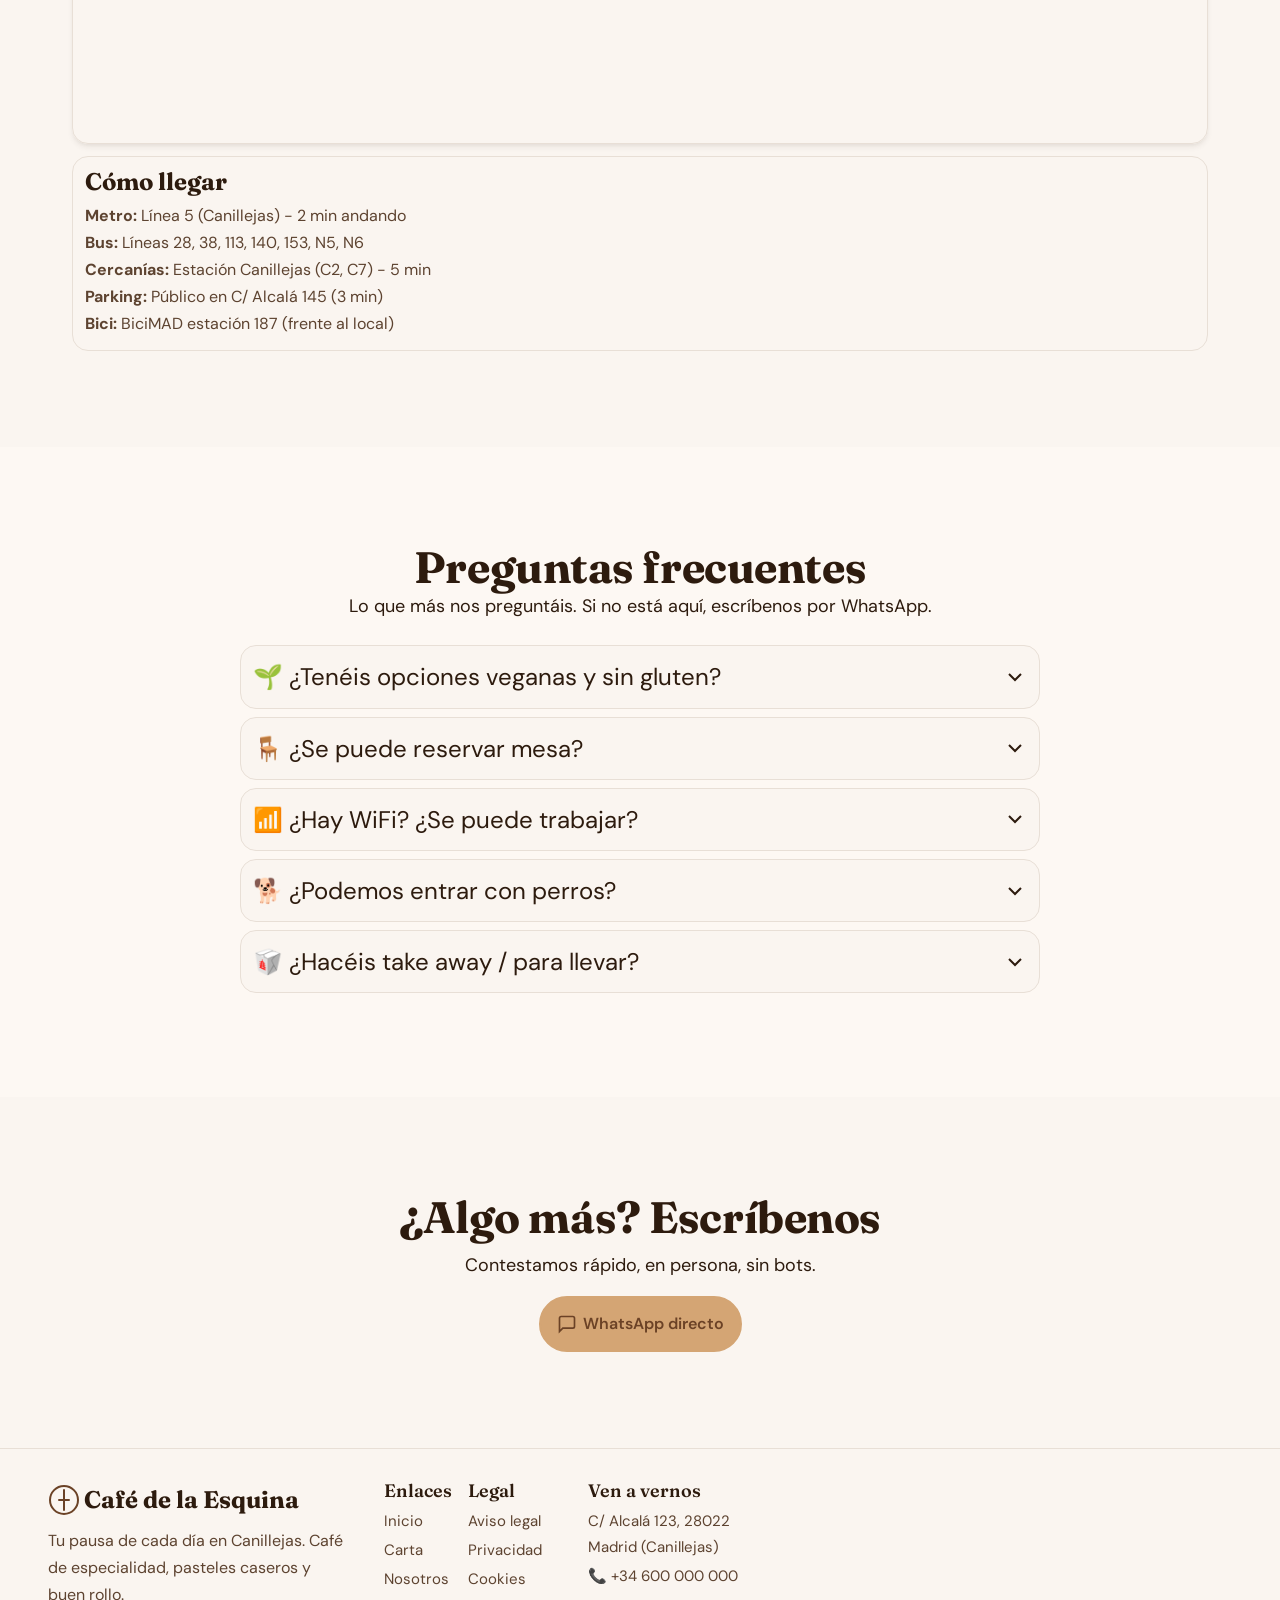
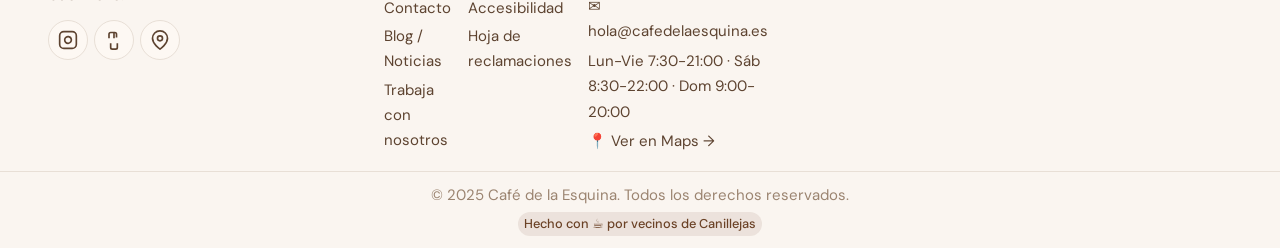
<file: contacto.html>
<!DOCTYPE html>
<html lang="es">
<head>
  <meta charset="UTF-8">
  <meta name="viewport" content="width=device-width, initial-scale=1.0">
  <meta name="description" content="Contacta con Café de la Esquina: horario real, mapa, WhatsApp directo, formulario de contacto y preguntas frecuentes. Canillejas, Madrid.">
  <meta name="theme-color" content="#6B4226">
  <title>Contacto | Café de la Esquina</title>

  <!-- Open Graph -->
  <meta property="og:type" content="website">
  <meta property="og:url" content="https://cafe-esquina-demo.netlify.app/contacto.html">
  <meta property="og:title" content="Contacto | Café de la Esquina">
  <meta property="og:description" content="Horario real, mapa, WhatsApp directo y formulario. Canillejas, Madrid.">
  <meta property="og:image" content="https://cafe-esquina-demo.netlify.app/assets/images/og-contacto.svg">

  <!-- Twitter Card -->
  <meta name="twitter:card" content="summary_large_image">
  <meta name="twitter:title" content="Contacto | Café de la Esquina">
  <meta name="twitter:description" content="Horario real, mapa, WhatsApp directo y formulario.">

  <!-- Fonts -->
  <link rel="preload" as="style" href="https://fonts.googleapis.com/css2?family=Fraunces:opsz,wght@9..144,400;9..144,600;9..144,700;9..144,900&family=DM+Sans:wght@400;500;600;700&family=JetBrains+Mono:wght@400;500&display=swap">
  <link rel="stylesheet" href="https://fonts.googleapis.com/css2?family=Fraunces:opsz,wght@9..144,400;9..144,600;9..144,700;9..144,900&family=DM+Sans:wght@400;500;600;700&family=JetBrains+Mono:wght@400;500&display=swap" media="print" onload="this.media='all'">
  <noscript><link rel="stylesheet" href="https://fonts.googleapis.com/css2?family=Fraunces:opsz,wght@9..144,400;9..144,600;9..144,700;9..144,900&family=DM+Sans:wght@400;500;600;700&family=JetBrains+Mono:wght@400;500&display=swap"></noscript>

  <!-- CSS -->
  <link rel="stylesheet" href="assets/css/main.css">
</head>
<body class="page-contacto">
  <a href="#main" class="skip-link">Saltar al contenido principal</a>

  <!-- Header -->
  <header class="header" role="banner">
    <div class="header__inner container">
      <a href="/" class="header__logo" aria-label="Café de la Esquina - Inicio">
        <svg class="header__logo-icon" viewBox="0 0 32 32" fill="none" aria-hidden="true">
          <circle cx="16" cy="16" r="14" stroke="#6B4226" stroke-width="2"/>
          <path d="M16 6v10M16 16v10M11 16h10" stroke="#6B4226" stroke-width="2" stroke-linecap="round"/>
        </svg>
        <span class="header__logo-text">Café de la Esquina</span>
      </a>

      <nav class="header__nav" role="navigation" aria-label="Navegación principal">
        <ul class="header__nav-list">
          <li><a href="/" class="header__nav-link">Inicio</a></li>
          <li><a href="/carta.html" class="header__nav-link">Carta</a></li>
          <li><a href="/nosotros.html" class="header__nav-link">Nosotros</a></li>
          <li><a href="/contacto.html" class="header__nav-link" aria-current="page">Contacto</a></li>
        </ul>
      </nav>

      <div class="header__actions">
        <a href="https://wa.me/34600000000?text=Hola%21%20Quiero%20hacer%20un%20pedido" class="btn btn--accent header__btn-whatsapp" target="_blank" rel="noopener noreferrer" aria-label="WhatsApp: Pedir o reservar">
          <svg class="btn__icon" width="20" height="20" viewBox="0 0 24 24" fill="none" stroke="currentColor" stroke-width="2" aria-hidden="true"><path d="M21 15a2 2 0 0 1-2 2H7l-4 4V5a2 2 0 0 1 2-2h14a2 2 0 0 1 2 2z"></path></svg>
          <span>WhatsApp</span>
        </a>
        <button class="header__hamburger" aria-expanded="false" aria-controls="drawer" aria-label="Abrir menú">
          <span class="header__hamburger-icon" aria-hidden="true"></span>
        </button>
      </div>
    </div>
  </header>

  <!-- Mobile Drawer -->
  <div class="drawer-backdrop" id="drawer-backdrop" aria-hidden="true"></div>
  <aside class="drawer" id="drawer" role="dialog" aria-modal="true" aria-label="Menú móvil">
    <div class="drawer__header">
      <h2 class="drawer__title">Menú</h2>
      <button class="drawer__close" aria-label="Cerrar menú"><svg width="24" height="24" viewBox="0 0 24 24" fill="none" stroke="currentColor" stroke-width="2"><line x1="18" y1="6" x2="6" y2="18"></line><line x1="6" y1="6" x2="18" y2="18"></line></svg></button>
    </div>
    <nav class="drawer__nav" role="navigation" aria-label="Navegación móvil">
      <ul class="drawer__nav-list">
        <li><a href="/" class="drawer__nav-link">Inicio</a></li>
        <li><a href="/carta.html" class="drawer__nav-link">Carta</a></li>
        <li><a href="/nosotros.html" class="drawer__nav-link">Nosotros</a></li>
        <li><a href="/contacto.html" class="drawer__nav-link" aria-current="page">Contacto</a></li>
      </ul>
      <div class="drawer__info">
        <div class="drawer__info-item"><svg class="drawer__info-icon" viewBox="0 0 24 24" fill="none" stroke="currentColor" stroke-width="2" aria-hidden="true"><path d="M21 10c0 7-9 13-9 13s-9-6-9-13a9 9 0 0 1 18 0z"></path><circle cx="12" cy="10" r="3"></circle></svg><span>C/ Alcalá 123, 28022 Madrid (Canillejas)</span></div>
        <div class="drawer__info-item"><svg class="drawer__info-icon" viewBox="0 0 24 24" fill="none" stroke="currentColor" stroke-width="2" aria-hidden="true"><circle cx="12" cy="12" r="10"></circle><polyline points="12 6 12 12 16 14"></polyline></svg><span>Lun-Vie 7:30-21:00 · Sáb 8:30-22:00 · Dom 9:00-20:00</span></div>
      </div>
      <div class="drawer__actions">
        <a href="https://wa.me/34600000000?text=Hola%21%20Quiero%20hacer%20un%20pedido" class="btn btn--accent btn--full" target="_blank" rel="noopener noreferrer"><svg width="20" height="20" viewBox="0 0 24 24" fill="none" stroke="currentColor" stroke-width="2" aria-hidden="true"><path d="M21 15a2 2 0 0 1-2 2H7l-4 4V5a2 2 0 0 1 2-2h14a2 2 0 0 1 2 2z"></path></svg><span>Escribir por WhatsApp</span></a>
        <a href="/carta.html" class="btn btn--outline btn--full">Ver carta completa</a>
      </div>
    </nav>
  </aside>

  <main id="main" role="main">
    <!-- Contact Hero -->
    <section class="contact-hero section" style="padding-top:var(--space-12); padding-bottom:var(--space-8);">
      <div class="container">
        <header style="text-align:center; max-width:700px; margin:0 auto var(--space-12);">
          <h1 class="text-h2">Contacto</h1>
          <p class="text-body-lg">¿Dudas, sugerencias, reservas? Escríbenos por WhatsApp (contestamos rápido) o usa el formulario.</p>
        </header>

        <!-- Quick Info Cards -->
        <div class="grid" style="grid-template-columns: repeat(auto-fit, minmax(250px, 1fr)); gap:var(--space-6); margin-bottom:var(--space-12);">
          <article class="card contact-card" style="text-align:center; padding:var(--space-8);">
            <div class="contact-card__icon" style="width:56px;height:56px;margin:0 auto var(--space-4);background:rgba(107,66,38,0.1);border-radius:var(--radius-full);display:flex;align-items:center;justify-content:center;color:var(--color-primary);">
              <svg width="28" height="28" viewBox="0 0 24 24" fill="none" stroke="currentColor" stroke-width="2" aria-hidden="true"><path d="M21 10c0 7-9 13-9 13s-9-6-9-13a9 9 0 0 1 18 0z"></path><circle cx="12" cy="10" r="3"></circle></svg>
            </div>
            <h3 class="text-h4" style="margin-bottom:var(--space-2);">Dirección</h3>
            <address style="font-style:normal; color:var(--color-text-secondary); line-height:var(--leading-relaxed);">
              C/ Alcalá 123<br>28022 Madrid (Canillejas)
            </address>
            <a href="https://maps.app.goo.gl/XXXX" class="btn btn--ghost btn--sm" style="margin-top:var(--space-3);" target="_blank" rel="noopener noreferrer">Ver en Maps →</a>
          </article>

          <article class="card contact-card" style="text-align:center; padding:var(--space-8);">
            <div class="contact-card__icon" style="width:56px;height:56px;margin:0 auto var(--space-4);background:rgba(107,66,38,0.1);border-radius:var(--radius-full);display:flex;align-items:center;justify-content:center;color:var(--color-primary);">
              <svg width="28" height="28" viewBox="0 0 24 24" fill="none" stroke="currentColor" stroke-width="2" aria-hidden="true"><circle cx="12" cy="12" r="10"></circle><polyline points="12 6 12 12 16 14"></polyline></svg>
            </div>
            <h3 class="text-h4" style="margin-bottom:var(--space-2);">Horario</h3>
            <div id="contact-hours" style="color:var(--color-text-secondary); line-height:var(--leading-relaxed);">
              <p id="contact-status" class="contact-status contact-status--open" style="font-weight:var(--font-semibold); color:var(--color-success); margin-bottom:var(--space-2);">Abierto ahora</p>
              <p>Lun-Vie: 7:30 - 21:00</p>
              <p>Sábado: 8:30 - 22:00</p>
              <p>Domingo: 9:00 - 20:00</p>
            </div>
          </article>

          <article class="card contact-card" style="text-align:center; padding:var(--space-8);">
            <div class="contact-card__icon" style="width:56px;height:56px;margin:0 auto var(--space-4);background:rgba(212,165,116,0.15);border-radius:var(--radius-full);display:flex;align-items:center;justify-content:center;color:var(--color-primary);">
              <svg width="28" height="28" viewBox="0 0 24 24" fill="none" stroke="currentColor" stroke-width="2" aria-hidden="true"><path d="M21 15a2 2 0 0 1-2 2H7l-4 4V5a2 2 0 0 1 2-2h14a2 2 0 0 1 2 2z"></path></svg>
            </div>
            <h3 class="text-h4" style="margin-bottom:var(--space-2);">WhatsApp directo</h3>
            <p style="color:var(--color-text-secondary); margin-bottom:var(--space-3);">Pedidos, reservas, dudas</p>
            <a href="https://wa.me/34600000000?text=Hola%21%20Quiero%20hacer%20un%20pedido" class="btn btn--accent btn--full" target="_blank" rel="noopener noreferrer">
              <svg width="20" height="20" viewBox="0 0 24 24" fill="none" stroke="currentColor" stroke-width="2" aria-hidden="true"><path d="M21 15a2 2 0 0 1-2 2H7l-4 4V5a2 2 0 0 1 2-2h14a2 2 0 0 1 2 2z"></path></svg>
              Escribir por WhatsApp
            </a>
          </article>
        </div>
      </div>
    </section>

    <!-- Map & Form Section -->
    <section class="contact-main section section--alt" aria-labelledby="contact-main-title">
      <div class="container">
        <div class="grid" style="grid-template-columns: 1fr; gap:var(--space-12);">
          <!-- Map & Location Details -->
          <div class="contact-map" style="order:2;">
            <h2 class="text-h3" id="contact-main-title" style="margin-bottom:var(--space-6);">Dónde estamos</h2>
            <div class="contact-map__embed" style="border-radius:var(--radius-xl); overflow:hidden; border:1px solid var(--color-border); box-shadow:var(--shadow-md);">
              <iframe 
                src="https://www.google.com/maps/embed?pb=!1m18!1m12!1m3!1d3037.5!2d-3.6167!3d40.4333!2m3!1f0!2f0!3f0!3m2!1i1024!2i768!4f13.1!3m3!1m2!1s0xd42289ff2c7f8c1%3A0x123456789abcdef!2sC.%20Alcal%C3%A1%20123%2C%2028022%20Madrid!5e0!3m2!1ses!2ses!4v1234567890123!5m2!1ses!2ses"
                width="100%" height="350" style="border:0;" loading="lazy" allowfullscreen="" referrerpolicy="no-referrer-when-downgrade" title="Ubicación de Café de la Esquina en Google Maps">
              </iframe>
            </div>
            <div class="contact-map__details" style="margin-top:var(--space-6); display:grid; gap:var(--space-4);">
              <div class="card" style="padding:var(--space-6);">
                <h3 class="text-h4" style="margin-bottom:var(--space-3);">Cómo llegar</h3>
                <ul style="color:var(--color-text-secondary); line-height:var(--leading-relaxed);">
                  <li><strong>Metro:</strong> Línea 5 (Canillejas) - 2 min andando</li>
                  <li><strong>Bus:</strong> Líneas 28, 38, 113, 140, 153, N5, N6</li>
                  <li><strong>Cercanías:</strong> Estación Canillejas (C2, C7) - 5 min</li>
                  <li><strong>Parking:</strong> Público en C/ Alcalá 145 (3 min)</li>
                  <li><strong>Bici:</strong> BiciMAD estación 187 (frente al local)</li>
                </ul>
              </div>
            </div>
          </div>

          <!-- Contact Form -->
          <div class="contact-form-section" style="order:1;">
            <h2 class="text-h3" style="margin-bottom:var(--space-6);">Escríbenos</h2>
            <form id="contact-form" class="card" style="padding:var(--space-6);" novalidate>
              <div class="grid" style="grid-template-columns: 1fr; gap:var(--space-4);">
                <div class="form-group">
                  <label for="contact-name" class="form-label">Nombre <span aria-hidden="true">*</span></label>
                  <input type="text" id="contact-name" name="name" class="form-input" required autocomplete="name" aria-required="true" placeholder="Tu nombre">
                </div>
                <div class="form-group">
                  <label for="contact-phone" class="form-label">Teléfono <span aria-hidden="true">*</span></label>
                  <input type="tel" id="contact-phone" name="phone" class="form-input" required autocomplete="tel" aria-required="true" placeholder="+34 600 000 000" pattern="[0-9+\s-]{9,}">
                </div>
                <div class="form-group">
                  <label for="contact-email" class="form-label">Email</label>
                  <input type="email" id="contact-email" name="email" class="form-input" autocomplete="email" placeholder="tu@email.com">
                </div>
                <div class="form-group">
                  <label for="contact-reason" class="form-label">Motivo</label>
                  <select id="contact-reason" name="reason" class="form-select">
                    <option value="">Elige un tema...</option>
                    <option value="pedido">Hacer un pedido</option>
                    <option value="reserva">Reservar mesa</option>
                    <option value="alergenos">Consultar alérgenos</option>
                    <option value="catering">Catering / Eventos</option>
                    <option value="trabajo">Trabajar con nosotros</option>
                    <option value="sugerencia">Sugerencia / Felicitación</option>
                    <option value="otro">Otro</option>
                  </select>
                </div>
                <div class="form-group" style="grid-column:1/-1;">
                  <label for="contact-message" class="form-label">Mensaje <span aria-hidden="true">*</span></label>
                  <textarea id="contact-message" name="message" class="form-textarea" required aria-required="true" placeholder="Cuéntanos qué necesitas..." rows="5"></textarea>
                </div>
              </div>
              <div class="form-group" style="margin-top:var(--space-4);">
                <button type="submit" class="btn btn--primary btn--full btn--lg">
                  <svg width="20" height="20" viewBox="0 0 24 24" fill="none" stroke="currentColor" stroke-width="2" aria-hidden="true"><path d="M21 15a2 2 0 0 1-2 2H7l-4 4V5a2 2 0 0 1 2-2h14a2 2 0 0 1 2 2z"></path></svg>
                  Enviar por WhatsApp
                </button>
              </div>
              <p class="text-caption" style="text-align:center;">Al enviar, se abrirá WhatsApp con tu mensaje pre-rellenado. No guardamos tus datos en servidores.</p>
            </form>
          </div>
        </div>
      </div>
    </section>

    <!-- FAQ Section -->
    <section class="faq section" aria-labelledby="faq-title">
      <div class="container">
        <header style="text-align:center; max-width:700px; margin:0 auto var(--space-12);">
          <h2 class="text-h2" id="faq-title">Preguntas frecuentes</h2>
          <p class="text-body-lg">Lo que más nos preguntáis. Si no está aquí, escríbenos por WhatsApp.</p>
        </header>
        <dl class="faq__list" style="max-width:800px; margin:0 auto;">
          <div class="faq__item card" style="margin-bottom:var(--space-4); overflow:hidden;">
            <dt>
              <button class="faq__question" aria-expanded="false" aria-controls="faq-1" style="width:100%; text-align:left; padding:var(--space-6); display:flex; align-items:center; justify-content:space-between; gap:var(--space-4); background:none; border:none; font:inherit; cursor:pointer;">
                <span class="text-h4">🌱 ¿Tenéis opciones veganas y sin gluten?</span>
                <svg class="faq__icon" width="24" height="24" viewBox="0 0 24 24" fill="none" stroke="currentColor" stroke-width="2" aria-hidden="true" style="flex-shrink:0; transition:transform var(--transition-fast);"><polyline points="6 9 12 15 18 9"></polyline></svg>
              </button>
            </dt>
            <dd id="faq-1" class="faq__answer" style="padding:0 var(--space-6) var(--space-6); color:var(--color-text-secondary); line-height:var(--leading-relaxed); display:none;">
              <p>¡Sí! Tenemos leche de avena, soja y almendra sin coste extra. Dulces: brownie sin gluten, cookies veganas (pregunta disponibilidad). Salados: tostada tomate-AOVE (vegana), ensaladas adaptables. Marca "Vegano" o "Sin gluten" en los filtros de la carta.</p>
            </dd>
          </div>
          <div class="faq__item card" style="margin-bottom:var(--space-4); overflow:hidden;">
            <dt>
              <button class="faq__question" aria-expanded="false" aria-controls="faq-2" style="width:100%; text-align:left; padding:var(--space-6); display:flex; align-items:center; justify-content:space-between; gap:var(--space-4); background:none; border:none; font:inherit; cursor:pointer;">
                <span class="text-h4">🪑 ¿Se puede reservar mesa?</span>
                <svg class="faq__icon" width="24" height="24" viewBox="0 0 24 24" fill="none" stroke="currentColor" stroke-width="2" aria-hidden="true" style="flex-shrink:0; transition:transform var(--transition-fast);"><polyline points="6 9 12 15 18 9"></polyline></svg>
              </button>
            </dt>
            <dd id="faq-2" class="faq__answer" style="padding:0 var(--space-6) var(--space-6); color:var(--color-text-secondary); line-height:var(--leading-relaxed); display:none;">
              <p>Reservamos por WhatsApp para grupos de 4+ personas. Para 2-3 personas es por orden de llegada (suelen liberarse mesas rápido). Escríbenos: día, hora, número de personas y nombre. Contestamos en minutos.</p>
            </dd>
          </div>
          <div class="faq__item card" style="margin-bottom:var(--space-4); overflow:hidden;">
            <dt>
              <button class="faq__question" aria-expanded="false" aria-controls="faq-3" style="width:100%; text-align:left; padding:var(--space-6); display:flex; align-items:center; justify-content:space-between; gap:var(--space-4); background:none; border:none; font:inherit; cursor:pointer;">
                <span class="text-h4">📶 ¿Hay WiFi? ¿Se puede trabajar?</span>
                <svg class="faq__icon" width="24" height="24" viewBox="0 0 24 24" fill="none" stroke="currentColor" stroke-width="2" aria-hidden="true" style="flex-shrink:0; transition:transform var(--transition-fast);"><polyline points="6 9 12 15 18 9"></polyline></svg>
              </button>
            </dt>
            <dd id="faq-3" class="faq__answer" style="padding:0 var(--space-6) var(--space-6); color:var(--color-text-secondary); line-height:var(--leading-relaxed); display:none;">
              <p>Sí, WiFi fibra 600Mb (pedid la clave en barra). Mesas con enchufes en la zona de ventana. De 9:00 a 18:00 es tranquilo para trabajar; fines de semana y mañanas temprano más bullicio. Pedimos consumir algo cada 2h aprox.</p>
            </dd>
          </div>
          <div class="faq__item card" style="margin-bottom:var(--space-4); overflow:hidden;">
            <dt>
              <button class="faq__question" aria-expanded="false" aria-controls="faq-4" style="width:100%; text-align:left; padding:var(--space-6); display:flex; align-items:center; justify-content:space-between; gap:var(--space-4); background:none; border:none; font:inherit; cursor:pointer;">
                <span class="text-h4">🐕 ¿Podemos entrar con perros?</span>
                <svg class="faq__icon" width="24" height="24" viewBox="0 0 24 24" fill="none" stroke="currentColor" stroke-width="2" aria-hidden="true" style="flex-shrink:0; transition:transform var(--transition-fast);"><polyline points="6 9 12 15 18 9"></polyline></svg>
              </button>
            </dt>
            <dd id="faq-4" class="faq__answer" style="padding:0 var(--space-6) var(--space-6); color:var(--color-text-secondary); line-height:var(--leading-relaxed); display:none;">
              <p>¡Claro! Terraza y zona de barra son pet-friendly. Tenemos cuencos de agua. Solo pedimos que vayan atados y no suban a sillas/sofás. Perros de asistencia siempre bienvenidos en todo el local.</p>
            </dd>
          </div>
          <div class="faq__item card" style="margin-bottom:var(--space-4); overflow:hidden;">
            <dt>
              <button class="faq__question" aria-expanded="false" aria-controls="faq-5" style="width:100%; text-align:left; padding:var(--space-6); display:flex; align-items:center; justify-content:space-between; gap:var(--space-4); background:none; border:none; font:inherit; cursor:pointer;">
                <span class="text-h4">🥡 ¿Hacéis take away / para llevar?</span>
                <svg class="faq__icon" width="24" height="24" viewBox="0 0 24 24" fill="none" stroke="currentColor" stroke-width="2" aria-hidden="true" style="flex-shrink:0; transition:transform var(--transition-fast);"><polyline points="6 9 12 15 18 9"></polyline></svg>
              </button>
            </dt>
            <dd id="faq-5" class="faq__answer" style="padding:0 var(--space-6) var(--space-6); color:var(--color-text-secondary); line-height:var(--leading-relaxed); display:none;">
              <p>Todo para llevar. Vasos compostables, tapas reciclables, bolsas de papel. Descuento 0,10€ si traes tu vaso/tupper. Pedidos por WhatsApp listos en 10-15 min. ¡Ideal para el metro o la ofi!</p>
            </dd>
          </div>
        </dl>
      </div>
    </section>

    <!-- CTA -->
    <section class="cta section section--alt" style="text-align:center;">
      <div class="container" style="max-width:600px;">
        <h2 class="text-h2" style="margin-bottom:var(--space-4);">¿Algo más? Escríbenos</h2>
        <p class="text-body-lg" style="margin-bottom:var(--space-8);">Contestamos rápido, en persona, sin bots.</p>
        <a href="https://wa.me/34600000000?text=Hola%21%20Tengo%20una%20duda..." class="btn btn--accent btn--lg" target="_blank" rel="noopener noreferrer">
          <svg width="20" height="20" viewBox="0 0 24 24" fill="none" stroke="currentColor" stroke-width="2" aria-hidden="true"><path d="M21 15a2 2 0 0 1-2 2H7l-4 4V5a2 2 0 0 1 2-2h14a2 2 0 0 1 2 2z"></path></svg>
          WhatsApp directo
        </a>
      </div>
    </section>
  </main>

  <!-- Location Bar (Mobile) -->
  <div class="location-bar location-bar--mobile" role="contentinfo" aria-label="Información de ubicación y contacto rápido">
    <a href="https://maps.app.goo.gl/XXXX" class="location-bar__item" target="_blank" rel="noopener noreferrer" aria-label="Ver en Google Maps">
      <svg class="location-bar__icon" viewBox="0 0 24 24" fill="none" stroke="currentColor" stroke-width="2" aria-hidden="true"><path d="M21 10c0 7-9 13-9 13s-9-6-9-13a9 9 0 0 1 18 0z"></path><circle cx="12" cy="10" r="3"></circle></svg>
      <span class="location-bar__label">Ubicación</span>
      <span class="location-bar__text">Canillejas</span>
    </a>
    <div class="location-bar__item" id="location-status" aria-live="polite">
      <svg class="location-bar__icon" viewBox="0 0 24 24" fill="none" stroke="currentColor" stroke-width="2" aria-hidden="true"><circle cx="12" cy="12" r="10"></circle><polyline points="12 6 12 12 16 14"></polyline></svg>
      <span class="location-bar__label">Estado</span>
      <span class="location-bar__status location-bar__status--open" id="location-status-text">Abierto ahora</span>
    </div>
    <a href="https://wa.me/34600000000?text=Hola%21%20Quiero%20hacer%20un%20pedido" class="location-bar__item location-bar__item--whatsapp" target="_blank" rel="noopener noreferrer" aria-label="WhatsApp: Pedir o reservar">
      <svg class="location-bar__icon" viewBox="0 0 24 24" fill="none" stroke="currentColor" stroke-width="2" aria-hidden="true"><path d="M21 15a2 2 0 0 1-2 2H7l-4 4V5a2 2 0 0 1 2-2h14a2 2 0 0 1 2 2z"></path></svg>
      <span class="location-bar__label">WhatsApp</span>
    </a>
  </div>

  <!-- Footer -->
  <footer class="footer" role="contentinfo">
    <div class="footer__main container">
      <div class="footer__brand">
        <a href="/" class="footer__logo" aria-label="Café de la Esquina - Inicio">
          <svg class="footer__logo-icon" viewBox="0 0 32 32" fill="none" aria-hidden="true"><circle cx="16" cy="16" r="14" stroke="#6B4226" stroke-width="2"/><path d="M16 6v10M16 16v10M11 16h10" stroke="#6B4226" stroke-width="2" stroke-linecap="round"/></svg>
          <span class="footer__logo-text">Café de la Esquina</span>
        </a>
        <p class="footer__tagline">Tu pausa de cada día en Canillejas. Café de especialidad, pasteles caseros y buen rollo.</p>
        <div class="footer__social" role="list" aria-label="Redes sociales">
          <a href="https://instagram.com/cafedelaesquina" class="footer__social-link" target="_blank" rel="noopener noreferrer" aria-label="Instagram"><svg class="footer__social-icon" viewBox="0 0 24 24" fill="none" stroke="currentColor" stroke-width="2" aria-hidden="true"><rect x="2" y="2" width="20" height="20" rx="5" ry="5"></rect><path d="M16 11.37A4 4 0 1 1 12.63 8 4 4 0 0 1 16 11.37z"></path><line x1="17.5" y1="6.5" x2="17.51" y2="6.5"></line></svg></a>
          <a href="https://tiktok.com/@cafedelaesquina" class="footer__social-link" target="_blank" rel="noopener noreferrer" aria-label="TikTok"><svg class="footer__social-icon" viewBox="0 0 24 24" fill="none" stroke="currentColor" stroke-width="2" aria-hidden="true"><path d="M15 8.85V5a2 2 0 0 0-2-2H8a2 2 0 0 0-2 2v4.85M12 4v6M8 16v5a2 2 0 0 0 2 2h4a2 2 0 0 0 2-2v-5"></path></svg></a>
          <a href="https://maps.app.goo.gl/XXXX" class="footer__social-link" target="_blank" rel="noopener noreferrer" aria-label="Google Maps"><svg class="footer__social-icon" viewBox="0 0 24 24" fill="none" stroke="currentColor" stroke-width="2" aria-hidden="true"><path d="M21 10c0 7-9 13-9 13s-9-6-9-13a9 9 0 0 1 18 0z"></path><circle cx="12" cy="10" r="3"></circle></svg></a>
        </div>
      </div>

      <div class="footer__columns">
        <nav class="footer__column" aria-label="Enlaces principales">
          <h3 class="footer__column-title">Enlaces</h3>
          <ul class="footer__links">
            <li><a href="/" class="footer__link">Inicio</a></li>
            <li><a href="/carta.html" class="footer__link">Carta</a></li>
            <li><a href="/nosotros.html" class="footer__link">Nosotros</a></li>
            <li><a href="/contacto.html" class="footer__link">Contacto</a></li>
            <li><a href="/blog.html" class="footer__link">Blog / Noticias</a></li>
            <li><a href="/trabaja.html" class="footer__link">Trabaja con nosotros</a></li>
          </ul>
        </nav>

        <nav class="footer__column" aria-label="Información legal">
          <h3 class="footer__column-title">Legal</h3>
          <ul class="footer__links">
            <li><a href="/aviso-legal.html" class="footer__link">Aviso legal</a></li>
            <li><a href="/privacidad.html" class="footer__link">Privacidad</a></li>
            <li><a href="/cookies.html" class="footer__link">Cookies</a></li>
            <li><a href="/accesibilidad.html" class="footer__link">Accesibilidad</a></li>
            <li><a href="/hoja-reclamaciones.html" class="footer__link">Hoja de reclamaciones</a></li>
          </ul>
        </nav>

        <div class="footer__column">
          <h3 class="footer__column-title">Ven a vernos</h3>
          <address class="footer__info" style="font-style: normal;">
            <p>C/ Alcalá 123, 28022 Madrid (Canillejas)</p>
            <p><a href="tel:+34600000000" class="footer__info-link">📞 +34 600 000 000</a></p>
            <p><a href="mailto:hola@cafedelaesquina.es" class="footer__info-link">✉️ hola@cafedelaesquina.es</a></p>
            <p>Lun-Vie 7:30-21:00 · Sáb 8:30-22:00 · Dom 9:00-20:00</p>
            <a href="https://maps.app.goo.gl/XXXX" class="footer__info-link" target="_blank" rel="noopener noreferrer">📍 Ver en Maps →</a>
          </address>
        </div>
      </div>
    </div>

    <div class="footer__bottom">
      <p class="footer__copyright">&copy; 2025 Café de la Esquina. Todos los derechos reservados.</p>
      <p class="footer__badge">Hecho con ☕ por vecinos de Canillejas</p>
    </div>
  </footer>

  <!-- Cart -->
  <aside class="cart" id="cart" role="dialog" aria-modal="true" aria-label="Tu pedido" hidden>
    <div class="cart__header">
      <h2 class="cart__title">Tu pedido</h2>
      <button class="cart__close" aria-label="Cerrar carrito"><svg width="24" height="24" viewBox="0 0 24 24" fill="none" stroke="currentColor" stroke-width="2"><line x1="18" y1="6" x2="6" y2="18"></line><line x1="6" y1="6" x2="18" y2="18"></line></svg></button>
    </div>
    <div class="cart__empty">Tu carrito está vacío... pero la barra te espera ☕</div>
    <div class="cart__items" role="list" aria-label="Items del pedido"></div>
    <div class="cart__summary hidden">
      <div class="cart__total"><span class="cart__total-label">Total</span><span class="cart__total-amount text-price">0,00&nbsp;€</span></div>
      <div class="cart__actions">
        <button class="btn btn--accent btn--full btn--lg" id="cart-whatsapp">Pedir por WhatsApp</button>
        <button class="btn btn--ghost btn--full" id="cart-clear">Vaciar carrito</button>
      </div>
    </div>
  </aside>

  <!-- Scripts -->
  <script type="module" src="assets/js/main.js"></script>
</body>
</html>
</file>
<file: assets/css/main.css>
/* ========================================
   Café de la Esquina — Main Stylesheet
   Design tokens + components + utilities
   Mobile-first, zero dependencies
   ======================================== */

/* ========================================
   DESIGN TOKENS (from design-tokens.css)
   ======================================== */

:root {
  /* Colors */
  --color-primary: #6B4226;
  --color-secondary: #C49A6C;
  --color-accent: #D4A574;
  --color-bg: #FDF8F3;
  --color-surface: #FAF5F0;
  --color-text: #2D1B0E;
  --color-text-secondary: #5D4330;
  --color-text-muted: #9B8470;
  --color-text-inverse: #FDF8F3;
  --color-success: #4A7C59;
  --color-warning: #C49A6C;
  --color-error: #B85C3D;
  --color-info: #5D8AA8;

  --color-btn-primary-bg: var(--color-primary);
  --color-btn-primary-text: var(--color-text-inverse);
  --color-btn-primary-hover: #54331D;
  --color-btn-primary-active: #482A1A;

  --color-btn-secondary-bg: var(--color-secondary);
  --color-btn-secondary-text: var(--color-primary);
  --color-btn-secondary-hover: #B88D5E;
  --color-btn-secondary-active: #A67D52;

  --color-btn-accent-bg: var(--color-accent);
  --color-btn-accent-text: var(--color-primary);
  --color-btn-accent-hover: #C89666;
  --color-btn-accent-active: #B8885A;

  --color-btn-ghost-hover: rgba(107, 66, 38, 0.1);
  --color-btn-ghost-active: rgba(107, 66, 38, 0.15);

  --color-link: var(--color-primary);
  --color-link-hover: #54331D;
  --color-link-visited: rgba(107, 66, 38, 0.7);

  --color-focus-ring: var(--color-accent);
  --color-focus-ring-rgb: 212, 165, 116;

  --color-border: #E8DFD6;
  --color-border-hover: #D4C4B0;
  --color-border-focus: var(--color-primary);
  --color-border-error: var(--color-error);

  --color-input-bg: var(--color-bg);
  --color-input-placeholder: var(--color-text-muted);
  --color-input-disabled-bg: rgba(250, 245, 240, 0.5);

  --color-card-bg: var(--color-surface);
  --color-card-border: var(--color-border);
  --color-card-hover-border: rgba(107, 66, 38, 0.3);
  --color-card-hover-shadow: 0 12px 24px -8px rgb(45 27 14 / 0.12), 0 4px 8px -4px rgb(45 27 14 / 0.08);

  --color-badge-new: var(--color-success);
  --color-badge-popular: var(--color-accent);
  --color-badge-hot: var(--color-error);
  --color-badge-vegan: var(--color-success);
  --color-badge-gf: var(--color-info);

  --color-overlay-gradient: linear-gradient(180deg, rgba(45,27,14,0) 0%, rgba(45,27,14,0.25) 100%);
  --color-scrim: rgba(45, 27, 14, 0.4);

  /* Typography */
  --font-heading: 'Fraunces', Georgia, 'Times New Roman', serif;
  --font-body: 'DM Sans', system-ui, -apple-system, 'Segoe UI', Roboto, sans-serif;
  --font-mono: 'JetBrains Mono', 'Fira Code', monospace;

  --font-light: 300;
  --font-normal: 400;
  --font-medium: 500;
  --font-semibold: 600;
  --font-bold: 700;
  --font-extrabold: 800;
  --font-black: 900;

  --text-xs: clamp(0.7rem, 0.65rem + 0.25vw, 0.8rem);
  --text-sm: clamp(0.8125rem, 0.75rem + 0.3125vw, 0.9375rem);
  --text-base: clamp(0.9375rem, 0.875rem + 0.3125vw, 1rem);
  --text-lg: clamp(1.0625rem, 1rem + 0.3125vw, 1.125rem);
  --text-xl: clamp(1.25rem, 1.125rem + 0.625vw, 1.5rem);
  --text-2xl: clamp(1.5rem, 1.25rem + 1.25vw, 2rem);
  --text-3xl: clamp(1.875rem, 1.5rem + 1.875vw, 2.75rem);
  --text-4xl: clamp(2.25rem, 1.75rem + 2.5vw, 3.5rem);

  --leading-tight: 1.1;
  --leading-snug: 1.35;
  --leading-normal: 1.55;
  --leading-relaxed: 1.7;

  /* Spacing */
  --space-0: 0;
  --space-1: 0.125rem;
  --space-2: 0.25rem;
  --space-3: 0.375rem;
  --space-4: 0.5rem;
  --space-5: 0.625rem;
  --space-6: 0.75rem;
  --space-8: 1rem;
  --space-10: 1.25rem;
  --space-12: 1.5rem;
  --space-16: 2rem;
  --space-20: 2.5rem;
  --space-24: 3rem;
  --space-32: 4rem;
  --space-40: 5rem;
  --space-48: 6rem;

  --space-section-y: clamp(3rem, 8vw, 6rem);
  --space-container-x: clamp(1rem, 4vw, 2rem);
  --space-gap: clamp(1rem, 3vw, 1.5rem);
  --space-hero: clamp(4rem, 12vw, 8rem);

  /* Border Radius */
  --radius-none: 0;
  --radius-sm: 0.25rem;
  --radius-md: 0.5rem;
  --radius-lg: 0.75rem;
  --radius-xl: 1rem;
  --radius-2xl: 1.5rem;
  --radius-full: 9999px;
  --radius-image: 0.75rem;

  /* Shadows */
  --shadow-none: none;
  --shadow-xs: 0 1px 2px 0 rgb(45 27 14 / 0.05);
  --shadow-sm: 0 1px 3px 0 rgb(45 27 14 / 0.08), 0 1px 2px -1px rgb(45 27 14 / 0.08);
  --shadow-md: 0 4px 6px -1px rgb(45 27 14 / 0.07), 0 2px 4px -2px rgb(45 27 14 / 0.07);
  --shadow-lg: 0 10px 15px -3px rgb(45 27 14 / 0.07), 0 4px 6px -4px rgb(45 27 14 / 0.07);
  --shadow-xl: 0 20px 25px -5px rgb(45 27 14 / 0.08), 0 8px 10px -6px rgb(45 27 14 / 0.08);
  --shadow-2xl: 0 25px 50px -12px rgb(45 27 14 / 0.12);
  --shadow-inner: inset 0 2px 4px 0 rgb(45 27 14 / 0.05);
  --shadow-focus: 0 0 0 3px rgb(212 165 116 / 0.4);
  --shadow-card-hover: 0 12px 24px -8px rgb(45 27 14 / 0.12), 0 4px 8px -4px rgb(45 27 14 / 0.08);

  /* Z-index scale */
  --z-dropdown: 100;
  --z-sticky: 200;
  --z-fixed: 300;
  --z-drawer-backdrop: 400;
  --z-drawer: 500;
  --z-modal-backdrop: 600;
  --z-modal: 700;
  --z-toast: 800;
  --z-tooltip: 900;

  /* Transitions */
  --transition-fast: 150ms ease;
  --transition-base: 200ms ease;
  --transition-slow: 300ms ease;

  /* Container */
  --container-max: 1200px;
}

/* ========================================
   RESET & BASE
   ======================================== */

*, *::before, *::after {
  box-sizing: border-box;
  margin: 0;
  padding: 0;
}

html {
  font-size: 16px;
  scroll-behavior: smooth;
  -webkit-text-size-adjust: 100%;
}

@media (prefers-reduced-motion: reduce) {
  html { scroll-behavior: auto; }
  *, *::before, *::after {
    animation-duration: 0.01ms !important;
    animation-iteration-count: 1 !important;
    transition-duration: 0.01ms !important;
  }
}

body {
  font-family: var(--font-body);
  font-size: var(--text-base);
  font-weight: var(--font-normal);
  line-height: var(--leading-normal);
  color: var(--color-text);
  background-color: var(--color-bg);
  -webkit-font-smoothing: antialiased;
  -moz-osx-font-smoothing: grayscale;
  text-rendering: optimizeLegibility;
}

img, picture, video, canvas, svg {
  display: block;
  max-width: 100%;
  height: auto;
}

img { vertical-align: middle; }

a {
  color: var(--color-link);
  text-decoration: none;
  transition: color var(--transition-fast);
}

a:hover { color: var(--color-link-hover); }
a:visited { color: var(--color-link-visited); }
a:focus-visible { outline: none; box-shadow: var(--shadow-focus); border-radius: var(--radius-sm); }

button {
  font-family: inherit;
  font-size: inherit;
  line-height: inherit;
  color: inherit;
  background: none;
  border: none;
  cursor: pointer;
}

input, textarea, select {
  font-family: inherit;
  font-size: inherit;
  line-height: inherit;
  color: inherit;
}

ul, ol { list-style: none; }

h1, h2, h3, h4, h5, h6 {
  font-family: var(--font-heading);
  font-weight: var(--font-bold);
  line-height: var(--leading-tight);
  color: var(--color-text);
}

.text-h1 { font-size: var(--text-4xl); letter-spacing: -0.02em; }
.text-h2 { font-size: var(--text-3xl); letter-spacing: -0.01em; }
.text-h3 { font-size: var(--text-2xl); }
.text-h4 { font-size: var(--text-xl); }

.text-body { font-size: var(--text-base); line-height: var(--leading-normal); }
.text-body-lg { font-size: var(--text-lg); line-height: var(--leading-relaxed); }
.text-caption { font-size: var(--text-sm); color: var(--color-text-secondary); line-height: var(--leading-normal); }
.text-label { font-size: var(--text-xs); font-weight: var(--font-medium); text-transform: uppercase; letter-spacing: 0.05em; }
.text-price { font-family: var(--font-heading); font-size: var(--text-xl); font-weight: var(--font-bold); color: var(--color-primary); line-height: 1; }

/* ========================================
   ACCESSIBILITY UTILITIES
   ======================================== */

.skip-link {
  position: absolute;
  top: -100%;
  left: 50%;
  transform: translateX(-50%);
  padding: var(--space-4) var(--space-6);
  background: var(--color-primary);
  color: var(--color-text-inverse);
  font-family: var(--font-body);
  font-weight: var(--font-medium);
  border-radius: var(--radius-md);
  z-index: var(--z-tooltip);
  transition: top var(--transition-fast);
}

.skip-link:focus { top: var(--space-4); outline: none; box-shadow: var(--shadow-focus); }

.visually-hidden {
  position: absolute;
  width: 1px;
  height: 1px;
  padding: 0;
  margin: -1px;
  overflow: hidden;
  clip: rect(0, 0, 0, 0);
  white-space: nowrap;
  border: 0;
}

:focus:not(:focus-visible) { outline: none; }

:focus-visible {
  outline: none;
  box-shadow: var(--shadow-focus);
  border-radius: var(--radius-sm);
}

@media (prefers-contrast: high) {
  :root {
    --color-border: var(--color-text);
    --color-border-hover: var(--color-text);
    --color-card-border: var(--color-text);
  }
}

/* ========================================
   LAYOUT UTILITIES
   ======================================== */

.container {
  width: 100%;
  max-width: var(--container-max);
  margin: 0 auto;
  padding-left: var(--space-container-x);
  padding-right: var(--space-container-x);
}

.section {
  padding-top: var(--space-section-y);
  padding-bottom: var(--space-section-y);
}

.section--alt { background: var(--color-surface); }

.grid { display: grid; gap: var(--space-gap); }
.flex { display: flex; }
.flex-col { flex-direction: column; }
.items-center { align-items: center; }
.justify-center { justify-content: center; }
.justify-between { justify-content: space-between; }
.gap-4 { gap: var(--space-4); }
.gap-6 { gap: var(--space-6); }
.gap-8 { gap: var(--space-8); }
.gap-12 { gap: var(--space-12); }

/* ========================================
   BUTTONS
   ======================================== */

.btn {
  display: inline-flex;
  align-items: center;
  justify-content: center;
  gap: var(--space-3);
  padding: var(--space-3) var(--space-6);
  font-family: var(--font-body);
  font-size: var(--text-sm);
  font-weight: var(--font-semibold);
  line-height: 1.5;
  border-radius: var(--radius-full);
  transition: all var(--transition-fast);
  min-height: 48px;
  min-width: 48px;
  white-space: nowrap;
}

.btn:disabled { opacity: 0.5; cursor: not-allowed; pointer-events: none; }

.btn--primary {
  background: var(--color-btn-primary-bg);
  color: var(--color-btn-primary-text);
  border: 2px solid var(--color-btn-primary-bg);
}

.btn--primary:hover:not(:disabled) {
  background: var(--color-btn-primary-hover);
  border-color: var(--color-btn-primary-hover);
}

.btn--primary:active:not(:disabled) {
  background: var(--color-btn-primary-active);
  border-color: var(--color-btn-primary-active);
}

.btn--secondary {
  background: var(--color-btn-secondary-bg);
  color: var(--color-btn-secondary-text);
  border: 2px solid var(--color-btn-secondary-bg);
}

.btn--secondary:hover:not(:disabled) {
  background: var(--color-btn-secondary-hover);
  border-color: var(--color-btn-secondary-hover);
}

.btn--secondary:active:not(:disabled) {
  background: var(--color-btn-secondary-active);
  border-color: var(--color-btn-secondary-active);
}

.btn--accent {
  background: var(--color-btn-accent-bg);
  color: var(--color-btn-accent-text);
  border: 2px solid var(--color-btn-accent-bg);
}

.btn--accent:hover:not(:disabled) {
  background: var(--color-btn-accent-hover);
  border-color: var(--color-btn-accent-hover);
}

.btn--accent:active:not(:disabled) {
  background: var(--color-btn-accent-active);
  border-color: var(--color-btn-accent-active);
}

.btn--ghost {
  background: transparent;
  color: var(--color-text);
  border: 2px solid transparent;
}

.btn--ghost:hover:not(:disabled) { background: var(--color-btn-ghost-hover); }
.btn--ghost:active:not(:disabled) { background: var(--color-btn-ghost-active); }

.btn--outline {
  background: transparent;
  color: var(--color-primary);
  border: 2px solid var(--color-primary);
}

.btn--outline:hover:not(:disabled) {
  background: var(--color-primary);
  color: var(--color-text-inverse);
}

.btn--sm { padding: var(--space-2) var(--space-4); font-size: var(--text-xs); min-height: 40px; }
.btn--lg { padding: var(--space-4) var(--space-8); font-size: var(--text-base); min-height: 56px; }
.btn--full { width: 100%; }

.btn__icon { display: flex; flex-shrink: 0; }

/* ========================================
   BADGES
   ======================================== */

.badge {
  display: inline-flex;
  align-items: center;
  padding: var(--space-1) var(--space-3);
  font-size: var(--text-xs);
  font-weight: var(--font-semibold);
  line-height: 1;
  border-radius: var(--radius-full);
  text-transform: uppercase;
  letter-spacing: 0.025em;
}

.badge--new { background: var(--color-badge-new); color: var(--color-text-inverse); }
.badge--popular { background: var(--color-badge-popular); color: var(--color-primary); }
.badge--hot { background: var(--color-badge-hot); color: var(--color-text-inverse); }
.badge--vegan { background: var(--color-badge-vegan); color: var(--color-text-inverse); }
.badge--gf { background: var(--color-badge-gf); color: var(--color-text-inverse); }
.badge--day { background: var(--color-error); color: var(--color-text-inverse); }
.badge--new-item { background: var(--color-success); color: var(--color-text-inverse); }
.badge--unavailable { background: var(--color-text-muted); color: var(--color-text-inverse); }

/* ========================================
   CARDS
   ======================================== */

.card {
  background: var(--color-card-bg);
  border: 1px solid var(--color-card-border);
  border-radius: var(--radius-xl);
  overflow: hidden;
  transition: all var(--transition-base);
}

.card:hover {
  border-color: var(--color-card-hover-border);
  box-shadow: var(--color-card-hover-shadow);
  transform: translateY(-2px);
}

.card:focus-within {
  outline: none;
  box-shadow: var(--shadow-focus);
}

.card__media {
  position: relative;
  aspect-ratio: 4 / 3;
  overflow: hidden;
  background: var(--color-border);
}

.card__image {
  width: 100%;
  height: 100%;
  object-fit: cover;
  transition: transform var(--transition-slow);
}

.card:hover .card__image { transform: scale(1.03); }

.card__badge { position: absolute; top: var(--space-3); right: var(--space-3); z-index: 1; }

.card__content { padding: var(--space-4); }

.card__name { font-family: var(--font-heading); font-size: var(--text-lg); font-weight: var(--font-semibold); line-height: var(--leading-snug); margin-bottom: var(--space-2); }

.card__description { font-size: var(--text-sm); color: var(--color-text-secondary); line-height: var(--leading-normal); display: -webkit-box; -webkit-line-clamp: 2; -webkit-box-orient: vertical; overflow: hidden; margin-bottom: var(--space-3); }

.card__footer { display: flex; align-items: center; justify-content: space-between; gap: var(--space-4); padding-top: var(--space-3); border-top: 1px solid var(--color-border); }

.card__price { font-family: var(--font-heading); font-size: var(--text-xl); font-weight: var(--font-bold); color: var(--color-primary); }

.card__actions { display: flex; gap: var(--space-2); }

/* ========================================
   FORM ELEMENTS
   ======================================== */

.form-group { margin-bottom: var(--space-4); }

.form-label { display: block; font-size: var(--text-sm); font-weight: var(--font-medium); color: var(--color-text); margin-bottom: var(--space-2); }

.form-input, .form-select, .form-textarea {
  width: 100%;
  padding: var(--space-3) var(--space-4);
  font-size: var(--text-base);
  color: var(--color-text);
  background: var(--color-input-bg);
  border: 1px solid var(--color-border);
  border-radius: var(--radius-lg);
  transition: all var(--transition-fast);
  min-height: 48px;
}

.form-input::placeholder, .form-textarea::placeholder { color: var(--color-input-placeholder); }

.form-input:hover, .form-select:hover, .form-textarea:hover { border-color: var(--color-border-hover); }

.form-input:focus, .form-select:focus, .form-textarea:focus {
  outline: none;
  border-color: var(--color-border-focus);
  box-shadow: var(--shadow-focus);
}

.form-input:disabled, .form-select:disabled, .form-textarea:disabled {
  background: var(--color-input-disabled-bg);
  cursor: not-allowed;
}

.form-input[aria-invalid="true"], .form-select[aria-invalid="true"], .form-textarea[aria-invalid="true"] {
  border-color: var(--color-border-error);
}

.form-error { display: block; margin-top: var(--space-1); font-size: var(--text-xs); color: var(--color-error); }

.form-textarea { min-height: 120px; resize: vertical; }

.form-checkbox, .form-radio {
  display: flex;
  align-items: center;
  gap: var(--space-3);
  cursor: pointer;
}

.form-checkbox input, .form-radio input {
  width: 20px;
  height: 20px;
  accent-color: var(--color-primary);
  flex-shrink: 0;
}

/* ========================================
   HEADER & NAVIGATION
   ======================================== */

.header {
  position: sticky;
  top: 0;
  z-index: var(--z-sticky);
  height: 56px;
  background: transparent;
  border-bottom: 1px solid transparent;
  transition: all var(--transition-base);
}

.header--scrolled {
  background: rgba(250, 245, 240, 0.95);
  backdrop-filter: blur(12px);
  border-color: var(--color-border);
  box-shadow: var(--shadow-sm);
}

.header__inner {
  display: flex;
  align-items: center;
  justify-content: space-between;
  height: 100%;
  padding: 0 var(--space-4);
}

.header__logo { display: flex; align-items: center; gap: var(--space-2); text-decoration: none; z-index: var(--z-drawer); }

.header__logo-icon { width: 32px; height: 32px; flex-shrink: 0; }

.header__logo-text { font-family: var(--font-heading); font-size: var(--text-lg); font-weight: var(--font-bold); color: var(--color-text); letter-spacing: -0.01em; }

.header__nav { display: none; }

.header__nav-list { display: flex; align-items: center; gap: var(--space-6); }

.header__nav-link { font-size: var(--text-sm); font-weight: var(--font-medium); color: var(--color-text); padding: var(--space-2) 0; position: relative; }

.header__nav-link::after { content: ''; position: absolute; bottom: 0; left: 0; width: 0; height: 2px; background: var(--color-primary); transition: width var(--transition-base); }

.header__nav-link:hover::after, .header__nav-link[aria-current="page"]::after { width: 100%; }

.header__nav-link[aria-current="page"] { color: var(--color-primary); }

.header__actions { display: flex; align-items: center; gap: var(--space-2); }

.header__btn-whatsapp { display: none; }

.header__hamburger { display: flex; align-items: center; justify-content: center; width: 48px; height: 48px; border-radius: var(--radius-md); color: var(--color-text); transition: background var(--transition-fast); }

.header__hamburger:hover { background: var(--color-btn-ghost-hover); }
.header__hamburger:focus-visible { box-shadow: var(--shadow-focus); }

.header__hamburger-icon { width: 24px; height: 2px; background: currentColor; position: relative; transition: background var(--transition-fast); }

.header__hamburger-icon::before, .header__hamburger-icon::after { content: ''; position: absolute; left: 0; width: 100%; height: 2px; background: currentColor; transition: transform var(--transition-base); }

.header__hamburger-icon::before { top: -7px; }
.header__hamburger-icon::after { bottom: -7px; }

.header__hamburger[aria-expanded="true"] .header__hamburger-icon { background: transparent; }
.header__hamburger[aria-expanded="true"] .header__hamburger-icon::before { transform: rotate(45deg) translate(5px, 5px); }
.header__hamburger[aria-expanded="true"] .header__hamburger-icon::after { transform: rotate(-45deg) translate(5px, -5px); }

/* Drawer */
.drawer-backdrop {
  position: fixed;
  inset: 0;
  background: var(--color-scrim);
  backdrop-filter: blur(4px);
  opacity: 0;
  visibility: hidden;
  z-index: var(--z-drawer-backdrop);
  transition: opacity var(--transition-base), visibility var(--transition-base);
}

.drawer-backdrop--open { opacity: 1; visibility: visible; }

.drawer {
  position: fixed;
  top: 0;
  right: 0;
  bottom: 0;
  width: 85vw;
  max-width: 320px;
  background: var(--color-surface);
  border-left: 1px solid var(--color-border);
  box-shadow: var(--shadow-xl);
  z-index: var(--z-drawer);
  transform: translateX(100%);
  transition: transform var(--transition-base);
  display: flex;
  flex-direction: column;
}

.drawer--open { transform: translateX(0); }

.drawer__header { display: flex; align-items: center; justify-content: space-between; padding: var(--space-4); border-bottom: 1px solid var(--color-border); }

.drawer__title { font-family: var(--font-heading); font-size: var(--text-lg); font-weight: var(--font-semibold); }

.drawer__close { display: flex; align-items: center; justify-content: center; width: 44px; height: 44px; border-radius: var(--radius-md); color: var(--color-text); transition: background var(--transition-fast); }

.drawer__close:hover { background: var(--color-btn-ghost-hover); }

.drawer__nav { flex: 1; padding: var(--space-6) var(--space-4); overflow-y: auto; }

.drawer__nav-list { display: flex; flex-direction: column; gap: var(--space-1); margin-bottom: var(--space-8); }

.drawer__nav-link { display: block; padding: var(--space-4); font-size: var(--text-base); font-weight: var(--font-medium); color: var(--color-text); border-radius: var(--radius-lg); transition: background var(--transition-fast); }

.drawer__nav-link:hover { background: var(--color-btn-ghost-hover); }
.drawer__nav-link[aria-current="page"] { color: var(--color-primary); background: rgba(107, 66, 38, 0.08); }

.drawer__info { border-top: 1px solid var(--color-border); padding-top: var(--space-6); }

.drawer__info-item { display: flex; align-items: center; gap: var(--space-3); padding: var(--space-3) 0; color: var(--color-text-secondary); font-size: var(--text-sm); }

.drawer__info-icon { width: 20px; height: 20px; flex-shrink: 0; color: var(--color-primary); }

.drawer__actions { display: flex; flex-direction: column; gap: var(--space-3); padding: var(--space-4); border-top: 1px solid var(--color-border); }

@media (min-width: 768px) {
  .header { height: 64px; }
  .header__nav { display: block; }
  .header__btn-whatsapp { display: inline-flex; }
  .header__hamburger { display: none; }
  .drawer { display: none; }
  .drawer-backdrop { display: none; }
}

/* ========================================
   HERO
   ======================================== */

.hero {
  position: relative;
  min-height: 70vh;
  min-height: 480px;
  display: flex;
  align-items: center;
  justify-content: center;
  text-align: center;
  background: var(--color-text);
  color: var(--color-text-inverse);
  overflow: hidden;
}

.hero__bg {
  position: absolute;
  inset: 0;
  z-index: 0;
}

.hero__image {
  width: 100%;
  height: 100%;
  object-fit: cover;
}

.hero__overlay {
  position: absolute;
  inset: 0;
  background: var(--color-overlay-gradient);
  z-index: 1;
}

.hero__content {
  position: relative;
  z-index: 2;
  padding: var(--space-hero) var(--space-4);
  max-width: var(--container-max);
  margin: 0 auto;
}

.hero__badge {
  display: inline-block;
  padding: var(--space-2) var(--space-4);
  font-size: var(--text-sm);
  font-weight: var(--font-medium);
  color: var(--color-accent);
  background: rgba(212, 165, 116, 0.15);
  border: 1px solid var(--color-accent);
  border-radius: var(--radius-full);
  margin-bottom: var(--space-6);
  letter-spacing: 0.025em;
}

.hero__title { font-size: var(--text-4xl); line-height: var(--leading-tight); margin-bottom: var(--space-4); max-width: 800px; margin-left: auto; margin-right: auto; }

.hero__subtitle { font-size: var(--text-lg); line-height: var(--leading-relaxed); color: rgba(253, 248, 243, 0.9); max-width: 600px; margin: 0 auto var(--space-8); }

.hero__actions { display: flex; flex-wrap: wrap; gap: var(--space-4); justify-content: center; }

@media (min-width: 768px) {
  .hero { min-height: 85vh; min-height: 600px; }
  .hero__content { text-align: left; padding: var(--space-hero) var(--space-6); }
  .hero__actions { justify-content: flex-start; }
  .hero__badge { margin-bottom: var(--space-6); }
  .hero__subtitle { margin-left: 0; margin-right: auto; }
}

/* ========================================
   FEATURES / PILLARS
   ======================================== */

.features { padding: var(--space-section-y) var(--space-4); background: var(--color-bg); }

.features__grid { display: grid; gap: var(--space-6); max-width: var(--container-max); margin: 0 auto; }

.feature { text-align: center; padding: var(--space-6) var(--space-4); }

.feature__icon { width: 64px; height: 64px; margin: 0 auto var(--space-4); color: var(--color-primary); }

.feature__title { font-family: var(--font-heading); font-size: var(--text-xl); font-weight: var(--font-semibold); margin-bottom: var(--space-2); }

.feature__description { font-size: var(--text-base); color: var(--color-text-secondary); line-height: var(--leading-relaxed); }

@media (min-width: 768px) {
  .features__grid { grid-template-columns: repeat(3, 1fr); }
  .feature { text-align: center; }
}

/* ========================================
   HIGHLIGHT MENU (Home)
   ======================================== */

.highlight-menu { padding: var(--space-section-y) var(--space-4); background: var(--color-surface); }

.highlight-menu__header { max-width: var(--container-max); margin: 0 auto var(--space-8); text-align: center; }

.highlight-menu__title { font-family: var(--font-heading); font-size: var(--text-3xl); margin-bottom: var(--space-3); }

.highlight-menu__cta { display: inline-flex; align-items: center; gap: var(--space-2); margin-top: var(--space-4); font-weight: var(--font-medium); color: var(--color-primary); }

.highlight-menu__cta:hover { text-decoration: underline; }

.highlight-menu__list { display: flex; gap: var(--space-4); overflow-x: auto; padding: var(--space-4); margin: 0 calc(var(--space-4) * -1); scroll-snap-type: x mandatory; -webkit-overflow-scrolling: touch; scrollbar-width: thin; scrollbar-color: var(--color-secondary) transparent; }

.highlight-menu__item { flex: 0 0 280px; scroll-snap-align: start; }

@media (min-width: 768px) {
  .highlight-menu__list { display: grid; grid-template-columns: repeat(3, 1fr); overflow: visible; padding: 0; margin: 0; scroll-snap-type: none; }
  .highlight-menu__item { flex: none; }
}

/* ========================================
   LOCATION BAR (Mobile sticky bottom / Desktop sidebar)
   ======================================== */

.location-bar { display: none; }

.location-bar--mobile {
  position: fixed;
  bottom: 0;
  left: 0;
  right: 0;
  z-index: var(--z-fixed);
  background: var(--color-surface);
  border-top: 1px solid var(--color-border);
  box-shadow: var(--shadow-xl);
  padding: var(--space-4) var(--space-3);
  display: grid;
  grid-template-columns: repeat(3, 1fr);
  gap: var(--space-2);
}

.location-bar__item { display: flex; flex-direction: column; align-items: center; gap: var(--space-1); text-align: center; color: var(--color-text); text-decoration: none; padding: var(--space-2); border-radius: var(--radius-lg); transition: background var(--transition-fast); min-height: 48px; }

.location-bar__item:hover { background: var(--color-btn-ghost-hover); }

.location-bar__icon { width: 24px; height: 24px; color: var(--color-primary); }

.location-bar__label { font-size: var(--text-xs); font-weight: var(--font-medium); text-transform: uppercase; letter-spacing: 0.025em; }

.location-bar__text { font-size: var(--text-xs); color: var(--color-text-secondary); }

.location-bar--mobile .location-bar__item--whatsapp { background: var(--color-accent); color: var(--color-primary); }

.location-bar--mobile .location-bar__item--whatsapp:hover { background: var(--color-btn-accent-hover); }

.location-bar--mobile .location-bar__item--whatsapp .location-bar__icon { color: var(--color-primary); }

@media (min-width: 768px) {
  .location-bar { display: block; }
  .location-bar--mobile { display: none; }
  .location-bar--desktop { position: sticky; top: 88px; align-self: start; }
}

/* ========================================
   TESTIMONIAL
   ======================================== */

.testimonial { padding: var(--space-section-y) var(--space-4); background: var(--color-bg); }

.testimonial__card { max-width: 700px; margin: 0 auto; padding: var(--space-8) var(--space-6); text-align: center; background: var(--color-surface); border: 1px solid var(--color-border); border-radius: var(--radius-2xl); }

.testimonial__quote { font-size: var(--text-xl); line-height: var(--leading-relaxed); color: var(--color-text); margin-bottom: var(--space-6); font-style: italic; }

.testimonial__author { display: flex; align-items: center; justify-content: center; gap: var(--space-3); }

.testimonial__avatar { width: 48px; height: 48px; border-radius: var(--radius-full); object-fit: cover; background: var(--color-border); }

.testimonial__name { font-family: var(--font-heading); font-weight: var(--font-semibold); color: var(--color-text); }

.testimonial__role { font-size: var(--text-sm); color: var(--color-text-secondary); }

/* ========================================
   FOOTER
   ======================================== */

.footer { background: var(--color-surface); border-top: 1px solid var(--color-border); color: var(--color-text); }

.footer__main { padding: var(--space-16) var(--space-4) var(--space-8); max-width: var(--container-max); margin: 0 auto; display: grid; gap: var(--space-12); }

.footer__brand { max-width: 300px; }

.footer__logo { display: flex; align-items: center; gap: var(--space-2); margin-bottom: var(--space-4); }

.footer__logo-icon { width: 32px; height: 32px; }

.footer__logo-text { font-family: var(--font-heading); font-size: var(--text-xl); font-weight: var(--font-bold); color: var(--color-text); }

.footer__tagline { font-size: var(--text-base); color: var(--color-text-secondary); line-height: var(--leading-relaxed); margin-bottom: var(--space-6); }

.footer__social { display: flex; gap: var(--space-3); }

.footer__social-link { display: flex; align-items: center; justify-content: center; width: 40px; height: 40px; border-radius: var(--radius-full); background: var(--color-bg); border: 1px solid var(--color-border); color: var(--color-text-secondary); transition: all var(--transition-fast); }

.footer__social-link:hover { background: var(--color-primary); border-color: var(--color-primary); color: var(--color-text-inverse); }

.footer__social-icon { width: 20px; height: 20px; }

.footer__columns { display: grid; gap: var(--space-8); }

.footer__column-title { font-family: var(--font-heading); font-size: var(--text-lg); font-weight: var(--font-semibold); margin-bottom: var(--space-4); color: var(--color-text); }

.footer__links { display: flex; flex-direction: column; gap: var(--space-2); }

.footer__link { font-size: var(--text-sm); color: var(--color-text-secondary); transition: color var(--transition-fast); }

.footer__link:hover { color: var(--color-primary); }

.footer__info { display: flex; flex-direction: column; gap: var(--space-2); font-size: var(--text-sm); color: var(--color-text-secondary); line-height: var(--leading-relaxed); }

.footer__info-link { color: var(--color-text-secondary); transition: color var(--transition-fast); }

.footer__info-link:hover { color: var(--color-primary); }

.footer__bottom { padding: var(--space-6) var(--space-4); border-top: 1px solid var(--color-border); text-align: center; }

.footer__copyright { font-size: var(--text-sm); color: var(--color-text-muted); margin-bottom: var(--space-2); }

.footer__badge { display: inline-block; font-size: var(--text-xs); font-weight: var(--font-medium); color: var(--color-primary); background: rgba(107, 66, 38, 0.1); padding: var(--space-1) var(--space-3); border-radius: var(--radius-full); }

@media (min-width: 768px) {
  .footer__main { grid-template-columns: 1fr 2fr; }
  .footer__columns { grid-template-columns: repeat(3, 1fr); }
}

@media (min-width: 1024px) {
  .footer__main { grid-template-columns: 1.5fr repeat(3, 1fr); }
}

/* ========================================
   CART (Sticky bottom mobile / sidebar desktop)
   ======================================== */

.cart { position: fixed; bottom: 0; left: 0; right: 0; z-index: var(--z-fixed); background: var(--color-surface); border-top: 1px solid var(--color-border); box-shadow: var(--shadow-xl); padding: var(--space-4); transform: translateY(100%); transition: transform var(--transition-base); }

.cart--open { transform: translateY(0); }

.cart__header { display: flex; align-items: center; justify-content: space-between; margin-bottom: var(--space-4); }

.cart__title { font-family: var(--font-heading); font-size: var(--text-lg); font-weight: var(--font-semibold); }

.cart__close { display: flex; align-items: center; justify-content: center; width: 40px; height: 40px; border-radius: var(--radius-md); color: var(--color-text); }

.cart__close:hover { background: var(--color-btn-ghost-hover); }

.cart__empty { text-align: center; padding: var(--space-8) var(--space-4); color: var(--color-text-secondary); }

.cart__items { max-height: 200px; overflow-y: auto; margin-bottom: var(--space-4); }

.cart__item { display: flex; align-items: center; gap: var(--space-3); padding: var(--space-3) 0; border-bottom: 1px solid var(--color-border); }

.cart__item-info { flex: 1; min-width: 0; }

.cart__item-name { font-weight: var(--font-medium); font-size: var(--text-sm); white-space: nowrap; overflow: hidden; text-overflow: ellipsis; }

.cart__item-meta { display: flex; align-items: center; gap: var(--space-2); margin-top: var(--space-1); font-size: var(--text-xs); color: var(--color-text-secondary); }

.cart__item-qty { display: flex; align-items: center; gap: var(--space-1); }

.cart__qty-btn { display: flex; align-items: center; justify-content: center; width: 28px; height: 28px; border-radius: var(--radius-full); background: var(--color-bg); border: 1px solid var(--color-border); color: var(--color-text); font-size: var(--text-base); line-height: 1; transition: all var(--transition-fast); min-width: 28px; }

.cart__qty-btn:hover { background: var(--color-btn-ghost-hover); border-color: var(--color-primary); color: var(--color-primary); }

.cart__qty-value { min-width: 24px; text-align: center; font-weight: var(--font-medium); }

.cart__item-price { font-family: var(--font-heading); font-size: var(--text-sm); font-weight: var(--font-bold); color: var(--color-primary); white-space: nowrap; }

.cart__item-remove { display: flex; align-items: center; justify-content: center; width: 32px; height: 32px; border-radius: var(--radius-md); color: var(--color-text-muted); transition: all var(--transition-fast); }

.cart__item-remove:hover { background: var(--color-error); color: var(--color-text-inverse); }

.cart__summary { display: flex; flex-direction: column; gap: var(--space-3); padding-top: var(--space-4); border-top: 1px solid var(--color-border); }

.cart__total { display: flex; justify-content: space-between; align-items: baseline; }

.cart__total-label { font-size: var(--text-base); font-weight: var(--font-medium); }

.cart__total-amount { font-family: var(--font-heading); font-size: var(--text-2xl); font-weight: var(--font-bold); color: var(--color-primary); }

.cart__actions { display: flex; flex-direction: column; gap: var(--space-3); }

@media (min-width: 768px) {
  .cart { position: fixed; top: 88px; right: var(--space-4); bottom: auto; left: auto; width: 360px; max-height: calc(100vh - 100px); border: 1px solid var(--color-border); border-radius: var(--radius-xl); box-shadow: var(--shadow-xl); transform: translateX(100%); padding: var(--space-6); }
  .cart--open { transform: translateX(0); }
  .cart__items { max-height: 300px; }
}

/* ========================================
   MODAL (Nutrition info, Admin)
   ======================================== */

.modal-backdrop { position: fixed; inset: 0; background: var(--color-scrim); backdrop-filter: blur(4px); opacity: 0; visibility: hidden; z-index: var(--z-modal-backdrop); transition: opacity var(--transition-base), visibility var(--transition-base); }

.modal-backdrop--open { opacity: 1; visibility: visible; }

.modal { position: fixed; top: 50%; left: 50%; transform: translate(-50%, -50%) scale(0.95); z-index: var(--z-modal); background: var(--color-surface); border: 1px solid var(--color-border); border-radius: var(--radius-xl); box-shadow: var(--shadow-2xl); max-width: 90vw; max-height: 90vh; width: 500px; opacity: 0; visibility: hidden; transition: all var(--transition-base); display: flex; flex-direction: column; }

.modal--open { opacity: 1; visibility: visible; transform: translate(-50%, -50%) scale(1); }

.modal__header { display: flex; align-items: center; justify-content: space-between; padding: var(--space-4) var(--space-6); border-bottom: 1px solid var(--color-border); }

.modal__title { font-family: var(--font-heading); font-size: var(--text-xl); font-weight: var(--font-semibold); }

.modal__close { display: flex; align-items: center; justify-content: center; width: 40px; height: 40px; border-radius: var(--radius-md); color: var(--color-text); transition: background var(--transition-fast); }

.modal__close:hover { background: var(--color-btn-ghost-hover); }

.modal__body { padding: var(--space-6); overflow-y: auto; }

.modal__footer { display: flex; justify-content: flex-end; gap: var(--space-3); padding: var(--space-4) var(--space-6); border-top: 1px solid var(--color-border); }

/* ========================================
   ADMIN PANEL
   ======================================== */

.admin-trigger { position: fixed; bottom: var(--space-4); right: var(--space-4); z-index: var(--z-tooltip); width: 48px; height: 48px; border-radius: var(--radius-full); background: var(--color-primary); color: var(--color-text-inverse); display: flex; align-items: center; justify-content: center; box-shadow: var(--shadow-lg); opacity: 0; pointer-events: none; transition: all var(--transition-base); }

.admin-trigger--visible { opacity: 1; pointer-events: auto; }

.admin-panel { position: fixed; top: 0; right: 0; bottom: 0; width: 100%; max-width: 480px; background: var(--color-surface); border-left: 1px solid var(--color-border); box-shadow: var(--shadow-xl); z-index: var(--z-drawer); transform: translateX(100%); transition: transform var(--transition-base); display: flex; flex-direction: column; }

.admin-panel--open { transform: translateX(0); }

.admin-panel__header { display: flex; align-items: center; justify-content: space-between; padding: var(--space-4); border-bottom: 1px solid var(--color-border); }

.admin-panel__title { font-family: var(--font-heading); font-size: var(--text-xl); font-weight: var(--font-semibold); }

.admin-panel__close { display: flex; align-items: center; justify-content: center; width: 44px; height: 44px; border-radius: var(--radius-md); color: var(--color-text); }

.admin-panel__close:hover { background: var(--color-btn-ghost-hover); }

.admin-panel__tabs { display: flex; border-bottom: 1px solid var(--color-border); overflow-x: auto; }

.admin-panel__tab { padding: var(--space-3) var(--space-4); font-size: var(--text-sm); font-weight: var(--font-medium); color: var(--color-text-secondary); white-space: nowrap; border-bottom: 2px solid transparent; margin-bottom: -1px; transition: all var(--transition-fast); }

.admin-panel__tab:hover { color: var(--color-text); }

.admin-panel__tab--active { color: var(--color-primary); border-color: var(--color-primary); }

.admin-panel__content { flex: 1; overflow-y: auto; padding: var(--space-4); }

.admin-panel__section { margin-bottom: var(--space-8); }

.admin-panel__section-title { font-family: var(--font-heading); font-size: var(--text-lg); font-weight: var(--font-semibold); margin-bottom: var(--space-4); display: flex; align-items: center; justify-content: space-between; }

.admin-panel__btn { font-size: var(--text-xs); }

.admin-table { width: 100%; border-collapse: collapse; font-size: var(--text-sm); }

.admin-table th, .admin-table td { padding: var(--space-3); text-align: left; border-bottom: 1px solid var(--color-border); }

.admin-table th { font-weight: var(--font-semibold); color: var(--color-text-secondary); font-size: var(--text-xs); text-transform: uppercase; letter-spacing: 0.05em; }

.admin-table td { color: var(--color-text); }

.admin-table__cell-image { width: 48px; height: 48px; object-fit: cover; border-radius: var(--radius-md); }

.admin-table__input { width: 100%; padding: var(--space-2) var(--space-3); font-family: var(--font-mono); font-size: var(--text-sm); border: 1px solid var(--color-border); border-radius: var(--radius-md); background: var(--color-input-bg); color: var(--color-text); }

.admin-table__input:focus { outline: none; border-color: var(--color-border-focus); box-shadow: var(--shadow-focus); }

.admin-table__input--price { width: 80px; text-align: right; }

.admin-table__select { padding: var(--space-2) var(--space-3); font-size: var(--text-sm); border: 1px solid var(--color-border); border-radius: var(--radius-md); background: var(--color-input-bg); color: var(--color-text); }

.admin-table__actions { display: flex; gap: var(--space-2); }

.admin-table__action { display: flex; align-items: center; justify-content: center; width: 32px; height: 32px; border-radius: var(--radius-md); color: var(--color-text-muted); transition: all var(--transition-fast); }

.admin-table__action:hover { background: var(--color-btn-ghost-hover); color: var(--color-text); }

.admin-table__action--delete:hover { background: var(--color-error); color: var(--color-text-inverse); }

.admin-form { display: flex; flex-direction: column; gap: var(--space-4); }

.admin-form__row { display: grid; gap: var(--space-4); }

@media (min-width: 480px) { .admin-form__row--2 { grid-template-columns: 1fr 1fr; } }

.admin-form__actions { display: flex; justify-content: flex-end; gap: var(--space-3); margin-top: var(--space-4); padding-top: var(--space-4); border-top: 1px solid var(--color-border); }

.admin-badge { display: inline-flex; align-items: center; padding: var(--space-1) var(--space-2); font-size: var(--text-xs); font-weight: var(--font-medium); border-radius: var(--radius-full); }

.admin-badge--available { background: var(--color-success); color: var(--color-text-inverse); }
.admin-badge--unavailable { background: var(--color-text-muted); color: var(--color-text-inverse); }
.admin-badge--popular { background: var(--color-accent); color: var(--color-primary); }
.admin-badge--new { background: var(--color-success); color: var(--color-text-inverse); }
.admin-badge--day { background: var(--color-error); color: var(--color-text-inverse); }
.admin-badge--vegan { background: var(--color-success); color: var(--color-text-inverse); }
.admin-badge--gf { background: var(--color-info); color: var(--color-text-inverse); }

.admin-toast { position: fixed; bottom: var(--space-4); left: 50%; transform: translateX(-50%) translateY(100px); z-index: var(--z-toast); padding: var(--space-3) var(--space-6); border-radius: var(--radius-lg); font-size: var(--text-sm); font-weight: var(--font-medium); box-shadow: var(--shadow-xl); opacity: 0; transition: all var(--transition-base); }

.admin-toast--show { transform: translateX(-50%) translateY(0); opacity: 1; }

.admin-toast--success { background: var(--color-success); color: var(--color-text-inverse); }
.admin-toast--error { background: var(--color-error); color: var(--color-text-inverse); }
.admin-toast--info { background: var(--color-primary); color: var(--color-text-inverse); }

/* ========================================
   MENU PAGE SPECIFIC
   ======================================== */

.menu-page { padding-top: 0; }

.menu-header { padding: var(--space-8) var(--space-4); text-align: center; background: var(--color-surface); border-bottom: 1px solid var(--color-border); }

.menu-header__title { font-family: var(--font-heading); font-size: var(--text-3xl); margin-bottom: var(--space-2); }

.menu-header__subtitle { color: var(--color-text-secondary); max-width: 600px; margin: 0 auto; }

.menu-filters { position: sticky; top: 56px; z-index: var(--z-sticky); background: var(--color-bg); border-bottom: 1px solid var(--color-border); padding: var(--space-4); }

.menu-filters__search { margin-bottom: var(--space-4); }

.menu-filters__input { width: 100%; padding: var(--space-3) var(--space-4) var(--space-3) var(--space-12); font-size: var(--text-base); border: 1px solid var(--color-border); border-radius: var(--radius-full); background: var(--color-input-bg) url("data:image/svg+xml,%3Csvg xmlns='http://www.w3.org/2000/svg' width='20' height='20' viewBox='0 0 24 24' fill='none' stroke='%239B8470' stroke-width='2' stroke-linecap='round' stroke-linejoin='round'%3E%3Ccircle cx='11' cy='11' r='8'%3E%3C/circle%3E%3Cline x1='21' y1='21' x2='16.65' y2='16.65'%3E%3C/line%3E%3C/svg%3E") no-repeat left var(--space-4) center; background-size: 20px; transition: all var(--transition-fast); }

.menu-filters__input:focus { outline: none; border-color: var(--color-border-focus); box-shadow: var(--shadow-focus); }

.menu-filters__categories { display: flex; gap: var(--space-2); overflow-x: auto; padding: var(--space-2) var(--space-4); margin: 0 calc(var(--space-4) * -1); scroll-snap-type: x mandatory; -webkit-overflow-scrolling: touch; scrollbar-width: none; }

.menu-filters__categories::-webkit-scrollbar { display: none; }

.menu-filters__category { flex-shrink: 0; padding: var(--space-2) var(--space-4); font-size: var(--text-sm); font-weight: var(--font-medium); color: var(--color-text-secondary); background: var(--color-surface); border: 1px solid var(--color-border); border-radius: var(--radius-full); cursor: pointer; transition: all var(--transition-fast); scroll-snap-align: start; min-height: 40px; display: flex; align-items: center; gap: var(--space-2); }

.menu-filters__category:hover { border-color: var(--color-primary); color: var(--color-primary); }

.menu-filters__category--active { background: var(--color-primary); border-color: var(--color-primary); color: var(--color-text-inverse); }

.menu-filters__category-icon { font-size: var(--text-base); }

.menu-filters__more { display: flex; align-items: center; gap: var(--space-2); padding: var(--space-2) var(--space-4); font-size: var(--text-sm); font-weight: var(--font-medium); color: var(--color-text-secondary); background: var(--color-surface); border: 1px solid var(--color-border); border-radius: var(--radius-full); cursor: pointer; transition: all var(--transition-fast); min-height: 40px; }

.menu-filters__more:hover { border-color: var(--color-primary); color: var(--color-primary); }

.menu-filters__more[aria-expanded="true"] { background: var(--color-primary); border-color: var(--color-primary); color: var(--color-text-inverse); }

.menu-filters__advanced { display: none; padding-top: var(--space-4); border-top: 1px solid var(--color-border); margin-top: var(--space-4); }

.menu-filters__advanced--open { display: block; animation: slideDown var(--transition-base); }

@keyframes slideDown { from { opacity: 0; transform: translateY(-10px); } to { opacity: 1; transform: translateY(0); } }

.menu-filters__advanced-group { margin-bottom: var(--space-4); }

.menu-filters__advanced-label { display: block; font-size: var(--text-xs); font-weight: var(--font-semibold); text-transform: uppercase; letter-spacing: 0.05em; color: var(--color-text-secondary); margin-bottom: var(--space-2); }

.menu-filters__chips { display: flex; flex-wrap: wrap; gap: var(--space-2); }

.menu-filters__chip { padding: var(--space-1) var(--space-3); font-size: var(--text-xs); font-weight: var(--font-medium); color: var(--color-text-secondary); background: var(--color-surface); border: 1px solid var(--color-border); border-radius: var(--radius-full); cursor: pointer; transition: all var(--transition-fast); }

.menu-filters__chip:hover { border-color: var(--color-primary); color: var(--color-primary); }

.menu-filters__chip--active { background: var(--color-primary); border-color: var(--color-primary); color: var(--color-text-inverse); }

.menu-view-toggle { display: none; justify-content: flex-end; padding: var(--space-3) var(--space-4); background: var(--color-bg); border-bottom: 1px solid var(--color-border); }

.menu-view-toggle__btn { display: flex; align-items: center; justify-content: center; width: 40px; height: 40px; border-radius: var(--radius-md); background: var(--color-surface); border: 1px solid var(--color-border); color: var(--color-text-secondary); transition: all var(--transition-fast); }

.menu-view-toggle__btn:hover { background: var(--color-btn-ghost-hover); color: var(--color-text); }

.menu-view-toggle__btn--active { background: var(--color-primary); border-color: var(--color-primary); color: var(--color-text-inverse); }

.menu-view-toggle__icon { width: 20px; height: 20px; }

.menu-content { padding: var(--space-6) var(--space-4); max-width: var(--container-max); margin: 0 auto; }

.menu-section { margin-bottom: var(--space-12); }

.menu-section__header { display: flex; align-items: center; justify-content: space-between; margin-bottom: var(--space-6); padding-bottom: var(--space-3); border-bottom: 2px solid var(--color-primary); }

.menu-section__title { display: flex; align-items: center; gap: var(--space-3); font-family: var(--font-heading); font-size: var(--text-2xl); font-weight: var(--font-bold); color: var(--color-text); }

.menu-section__icon { font-size: var(--text-2xl); }

.menu-section__count { font-size: var(--text-sm); font-weight: var(--font-medium); color: var(--color-text-secondary); background: var(--color-surface); padding: var(--space-1) var(--space-3); border-radius: var(--radius-full); }

.menu-grid { display: grid; gap: var(--space-4); }

.menu-grid--list .menu-card { display: flex; gap: var(--space-4); }

.menu-grid--list .card__media { flex-shrink: 0; width: 120px; aspect-ratio: 4/3; border-radius: var(--radius-lg); }

.menu-grid--list .card__content { flex: 1; display: flex; flex-direction: column; justify-content: center; padding: var(--space-3); }

.menu-grid--list .card__description { -webkit-line-clamp: 3; margin-bottom: var(--space-2); }

.menu-grid--list .card__footer { padding-top: var(--space-2); border-top: none; margin-top: auto; }

@media (min-width: 768px) {
  .menu-view-toggle { display: flex; }
  .menu-grid { grid-template-columns: repeat(2, 1fr); }
  .menu-grid--list .card__media { width: 160px; }
}

@media (min-width: 1024px) {
  .menu-grid { grid-template-columns: repeat(3, 1fr); }
  .menu-grid--list { grid-template-columns: 1fr; }
  .menu-grid--list .card__media { width: 200px; }
}

/* Skeleton loading */
.skeleton { background: linear-gradient(90deg, var(--color-border) 25%, var(--color-surface) 50%, var(--color-border) 75%); background-size: 200% 100%; animation: shimmer 1.5s infinite; border-radius: var(--radius-md); }

.skeleton--card { border-radius: var(--radius-xl); overflow: hidden; }

.skeleton__media { aspect-ratio: 4/3; }

.skeleton__text { height: 1.5rem; margin: var(--space-3); border-radius: var(--radius-md); }

.skeleton__text--short { width: 60%; }

.skeleton__text--long { width: 90%; }

@keyframes shimmer { 0% { background-position: -200% 0; } 100% { background-position: 200% 0; } }

/* No results */
.menu-empty { text-align: center; padding: var(--space-16) var(--space-4); color: var(--color-text-secondary); }

.menu-empty__icon { font-size: 4rem; margin-bottom: var(--space-4); opacity: 0.5; }

.menu-empty__title { font-family: var(--font-heading); font-size: var(--text-xl); margin-bottom: var(--space-2); color: var(--color-text); }

/* ========================================
   NOSOTROS PAGE
   ======================================== */

.about-hero { position: relative; min-height: 60vh; min-height: 400px; display: flex; align-items: center; justify-content: center; text-align: center; background: var(--color-text); color: var(--color-text-inverse); overflow: hidden; }

.about-hero__bg { position: absolute; inset: 0; z-index: 0; }

.about-hero__image { width: 100%; height: 100%; object-fit: cover; }

.about-hero__overlay { position: absolute; inset: 0; background: var(--color-overlay-gradient); z-index: 1; }

.about-hero__content { position: relative; z-index: 2; padding: var(--space-hero) var(--space-4); max-width: 800px; }

.about-hero__title { font-size: var(--text-4xl); line-height: var(--leading-tight); margin-bottom: var(--space-4); }

.about-hero__text { font-size: var(--text-lg); line-height: var(--leading-relaxed); opacity: 0.9; }

.about-story { padding: var(--space-section-y) var(--space-4); max-width: var(--container-max); margin: 0 auto; }

.about-story__content { display: grid; gap: var(--space-8); align-items: start; }

.about-story__text { font-size: var(--text-lg); line-height: var(--leading-relaxed); color: var(--color-text); }

.about-story__text p { margin-bottom: var(--space-4); }

.about-story__image { border-radius: var(--radius-xl); overflow: hidden; box-shadow: var(--shadow-lg); }

.about-story__image img { width: 100%; height: auto; display: block; }

@media (min-width: 768px) {
  .about-story__content { grid-template-columns: 1fr 1fr; }
}

.team { padding: var(--space-section-y) var(--space-4); background: var(--color-surface); }

.team__header { max-width: var(--container-max); margin: 0 auto var(--space-12); text-align: center; }

.team__title { font-family: var(--font-heading); font-size: var(--text-3xl); margin-bottom: var(--space-3); }

.team__subtitle { color: var(--color-text-secondary); max-width: 600px; margin: 0 auto; }

.team__grid { display: grid; gap: var(--space-6); max-width: var(--container-max); margin: 0 auto; }

.team-card { text-align: center; }

.team-card__image { width: 100%; aspect-ratio: 1; object-fit: cover; border-radius: var(--radius-xl); margin-bottom: var(--space-4); box-shadow: var(--shadow-md); }

.team-card__name { font-family: var(--font-heading); font-size: var(--text-xl); font-weight: var(--font-semibold); margin-bottom: var(--space-1); }

.team-card__role { font-size: var(--text-sm); color: var(--color-text-secondary); margin-bottom: var(--space-3); }

.team-card__bio { font-size: var(--text-sm); color: var(--color-text-secondary); line-height: var(--leading-relaxed); }

@media (min-width: 768px) { .
</file>
